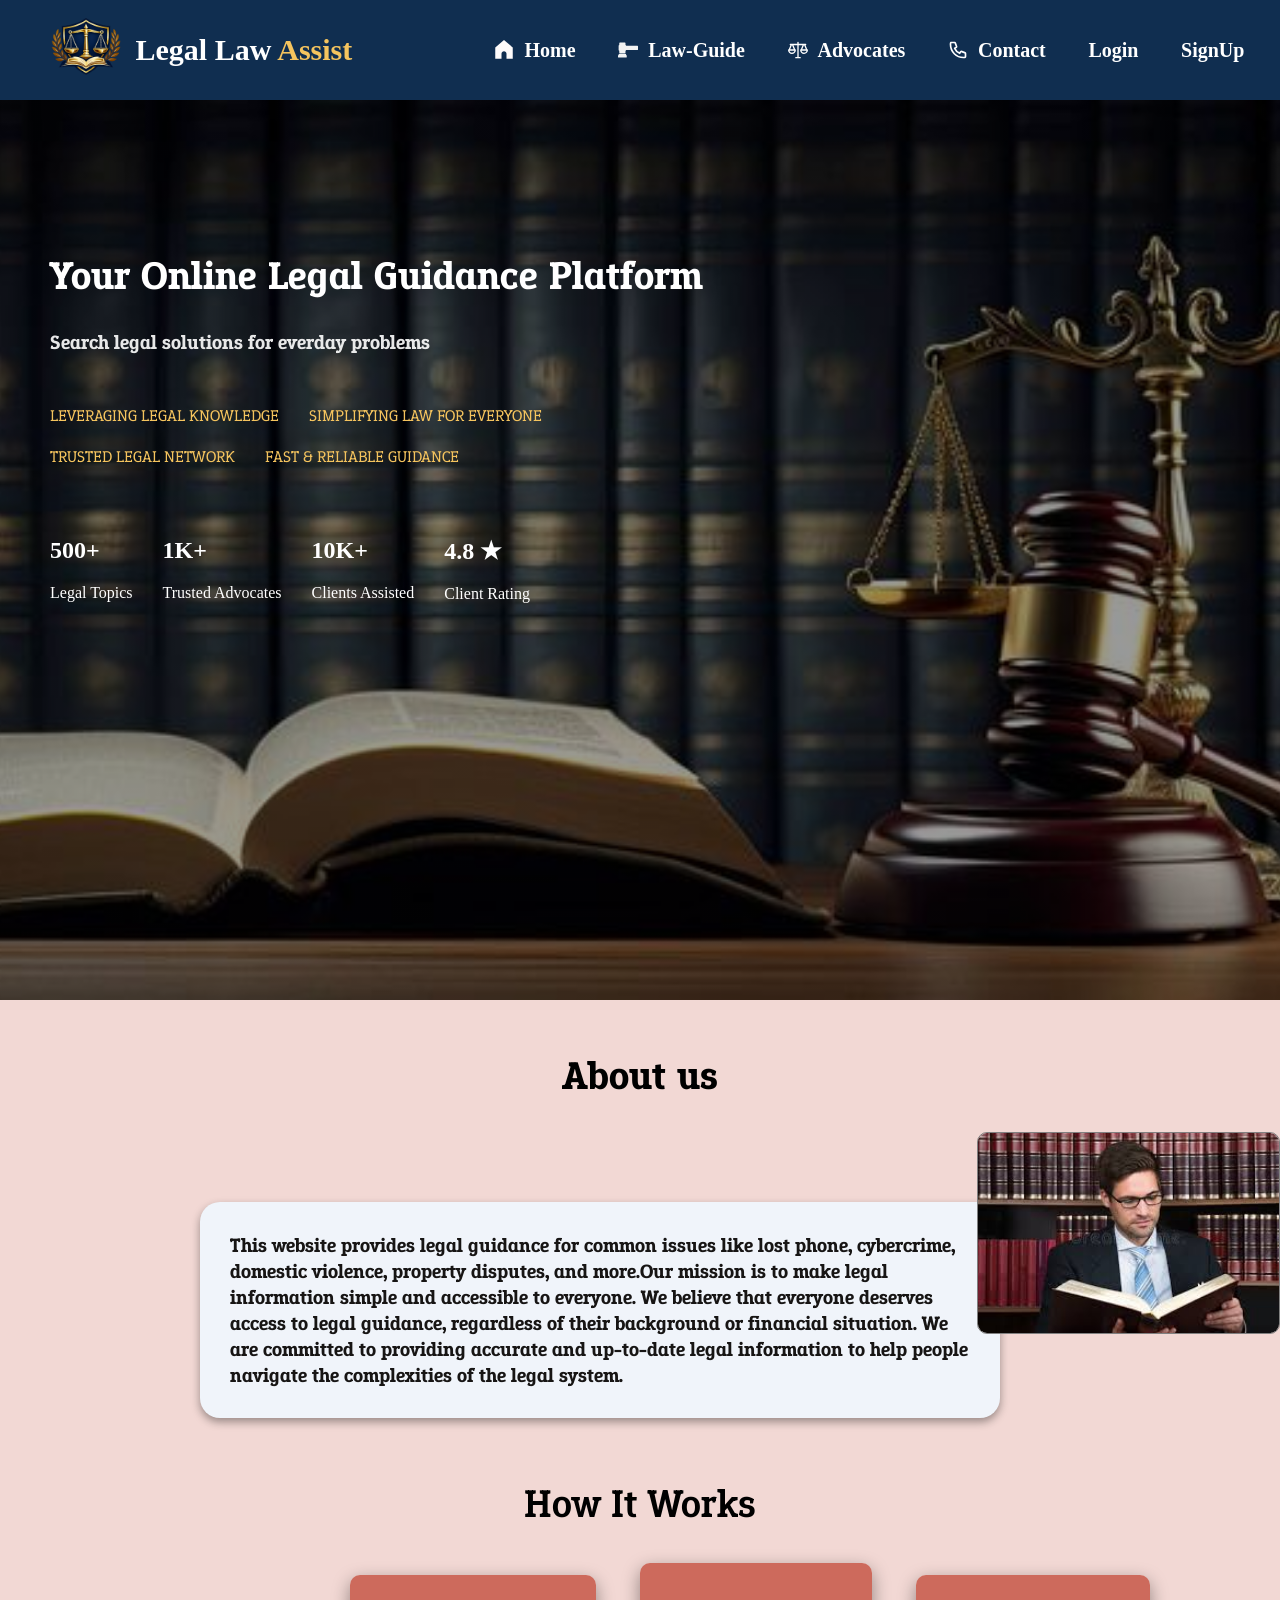
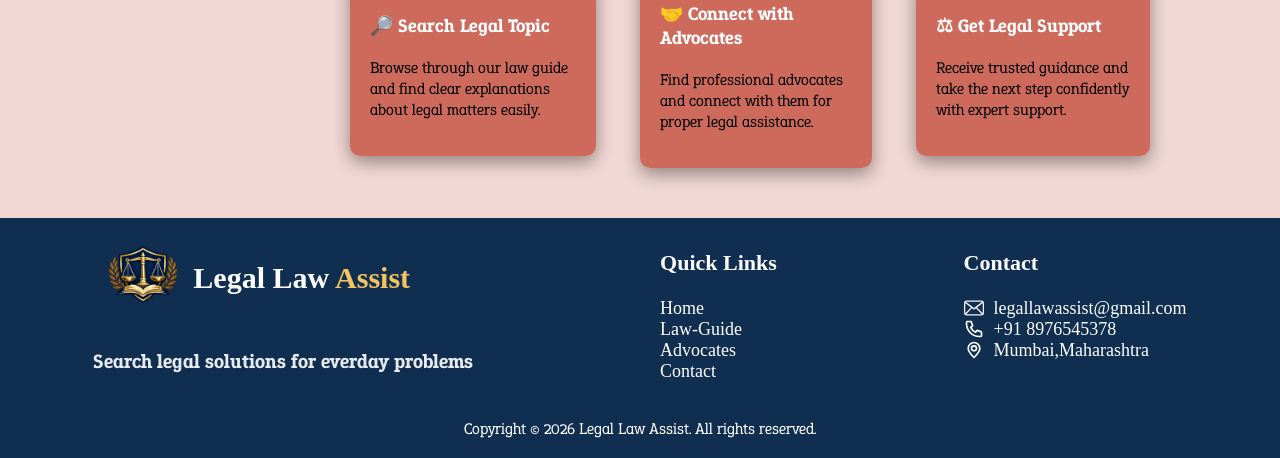
<file: index.html>
<!DOCTYPE html>
<html lang="en">
  <head>
    <meta charset="UTF-8" />
    <meta name="viewport" content="width=device-width, initial-scale=1.0" />
    <title>Law</title>
    <link rel="stylesheet" href="./css/home.css" />
    <link rel="stylesheet" href="./css/navbar.css" />
    <link rel="stylesheet" href="./css/footer.css" />
    <link rel="preconnect" href="https://fonts.googleapis.com" />
    <link rel="preconnect" href="https://fonts.gstatic.com" crossorigin />
    <link
      href="https://fonts.googleapis.com/css2?family=Epunda+Slab:ital,wght@0,300..900;1,300..900&family=Libertinus+Mono&family=Playwrite+CU+Guides&family=Saira:ital,wght@0,100..900;1,100..900&display=swap"
      rel="stylesheet"
    />
  </head>
  <body>
    <div class="bg-img-index">
      <!-- navbar -->
      <div class="nav-main-container">
        <div class="logo-section">
          <img src="./images/logo3.png" alt="logo" class="logo" />
          <span class="logo-name"
            >Legal Law <span style="color: #f5c45e">Assist</span></span
          >
        </div>
        
          <input type="checkbox" id="input-checkbox" class="checkbox-main"/>
          <label for="input-checkbox">
           <img src="./images/hamburger.svg" alt="hamburger" class="hamburger-menu"/>
          </label>
       
      
        <div class="nav-menu-section">
          <div class="nav-align">
            <img src="./images/home.svg" alt="home-icon" class="nav-icon" /><a
              href="index.html"
              class="nav-link"
              >Home</a
            >
          </div>
          <div class="nav-align">
            <img src="./images/law.svg" alt="home-icon" class="nav-icon" /><a
              href="./pages/lawguide.html"
              class="nav-link"
              >Law-Guide</a
            >
          </div>
          <div class="nav-align">
            <img
              src="./images/adavocate.svg"
              alt="home-icon"
              class="nav-icon"
            /><a href="./pages/advocates.html" class="nav-link">Advocates</a>
          </div>
          <div class="nav-align">
            <img src="./images/phone.svg" alt="home-icon" class="nav-icon" /><a
              href="./pages/contact.html"
              class="nav-link"
              >Contact</a
            >
          </div>
            <div class="nav-align">
             <a
              href="./pages/login.html"
              class="nav-link"
              >Login</a
            >
          </div>
            <div class="nav-align">
            <a
              href="./pages/signup.html"
              class="nav-link"
              >SignUp</a
            >
          </div>
        </div>
        
      </div>

      <!-- Home Info -->
      <div class="general-info">
        <h1 class="general-heading">Your Online Legal Guidance Platform</h1>
        <p class="general-para">Search legal solutions for everday problems</p>
      </div>

         <section class="highlight-section">
  <div class="highlight-container">
    <div class="highlight-row">
    <div class="highlight-box">LEVERAGING LEGAL KNOWLEDGE</div>
    <div class="highlight-box">SIMPLIFYING LAW FOR EVERYONE</div>
    </div>
    <div class="highlight-row">
    <div class="highlight-box">TRUSTED LEGAL NETWORK</div>
    <div class="highlight-box">FAST & RELIABLE GUIDANCE</div>
    </div>
  </div>
</section>  


    <section class="stats-section">
  <div class="stats-container">

    <div class="stat-box">
      <h2>500+</h2>
      <p>Legal Topics</p>
    </div>

    <div class="stat-box">
      <h2>1K+</h2>
      <p>Trusted Advocates</p>
    </div>

    <div class="stat-box">
      <h2>10K+</h2>
      <p>Clients Assisted</p>
    </div>

    <div class="stat-box">
      <h2>4.8 <span class="star">★</span></h2>
      <p>Client Rating</p>
    </div>

  </div>
</section>


    </div>

    <!-- about section -->
    <div class="about-section">
      <h2 class="about-head">About us</h2>
      <div class="about-section-container">
        <div class="about-section-first">
          <p class="about-para">
            This website provides legal guidance for common issues like lost
            phone, cybercrime, domestic violence, property disputes, and
            more.Our mission is to make legal information simple and accessible
            to everyone. We believe that everyone deserves access to legal
            guidance, regardless of their background or financial situation. We
            are committed to providing accurate and up-to-date legal information
            to help people navigate the complexities of the legal system.
          </p>

          <img
            src="./images/law1.jpg"
            alt="law"
            height="200px"
            class="about-section-second"
          />
        </div>
      </div>
    </div>

    <!-- How it works  -->

    <section class="how-it-works">
  <h2 class="section-title">How It Works</h2>

  <div class="how-container">

    <div class="how-card">
     
      <h3>🔎 Search Legal Topic</h3>
      <p>Browse through our law guide and find clear explanations about legal matters easily.</p>
    </div>

    <div class="how-card">
     
      <h3>🤝 Connect with Advocates</h3>
      <p>Find professional advocates and connect with them for proper legal assistance.</p>
    </div>

    <div class="how-card">
     
      <h3>⚖ Get Legal Support</h3>
      <p>Receive trusted guidance and take the next step confidently with expert support.</p>
    </div>

  </div>
</section>

    <!-- Footer -->
     <footer>
     <div class="footer-container">
       <div class="footer-section">
         <div class="footer-logo">
          <div>
          <div class="logo-section">
           <img src="./images/logo3.png" alt="logo" class="logo" />
          <span class="logo-name"
            >Legal Law <span style="color: #f5c45e">Assist</span></span>
            </div>

          </div>
          <div>
          <p class="general-para">Search legal solutions for everday problems</p>
          </div>
        </div>

      <div>
        <h3 class="footer-main-name">Quick Links</h3>
        <a href="index.html" class="footer-quick-links">Home</a><br/>
        <a href="./pages/lawguide.html" class="footer-quick-links">Law-Guide</a><br/>
        <a href="./pages/advocates.html" class="footer-quick-links">Advocates</a><br/>
        <a href="./pages/contact.html" class="footer-quick-links">Contact</a>
      </div>
      <div>
        <h3 class="footer-main-name">Contact</h3>
        <div class="footer-align">
          <img src="./images/mail.svg" alt="email" class="icon-align"/>
          <a href="mailto:legallawassist@gmail.com" class="footer-quick-links">legallawassist@gmail.com</a>
        </div>
        <div class="footer-align">
          <img src="./images/phone.svg" alt="email" class="icon-align"/>
          <a href="tel:+91 8976545378" class="footer-quick-links">+91 8976545378</a>
        </div>
        <div class="footer-align">
          <img src="./images/location.svg" alt="email" class="icon-align"/>
          <a href="https://maps.google.com/?q=Mumbai,Maharashtra" class="footer-quick-links">Mumbai,Maharashtra</a>
        </div>   
      </div>
       </div>
       <span class="copyright-sector">
           Copyright © 2026 Legal Law Assist. All rights reserved.
       </span>
  
    </div>
    </footer>
  </body>
</html>
</file>
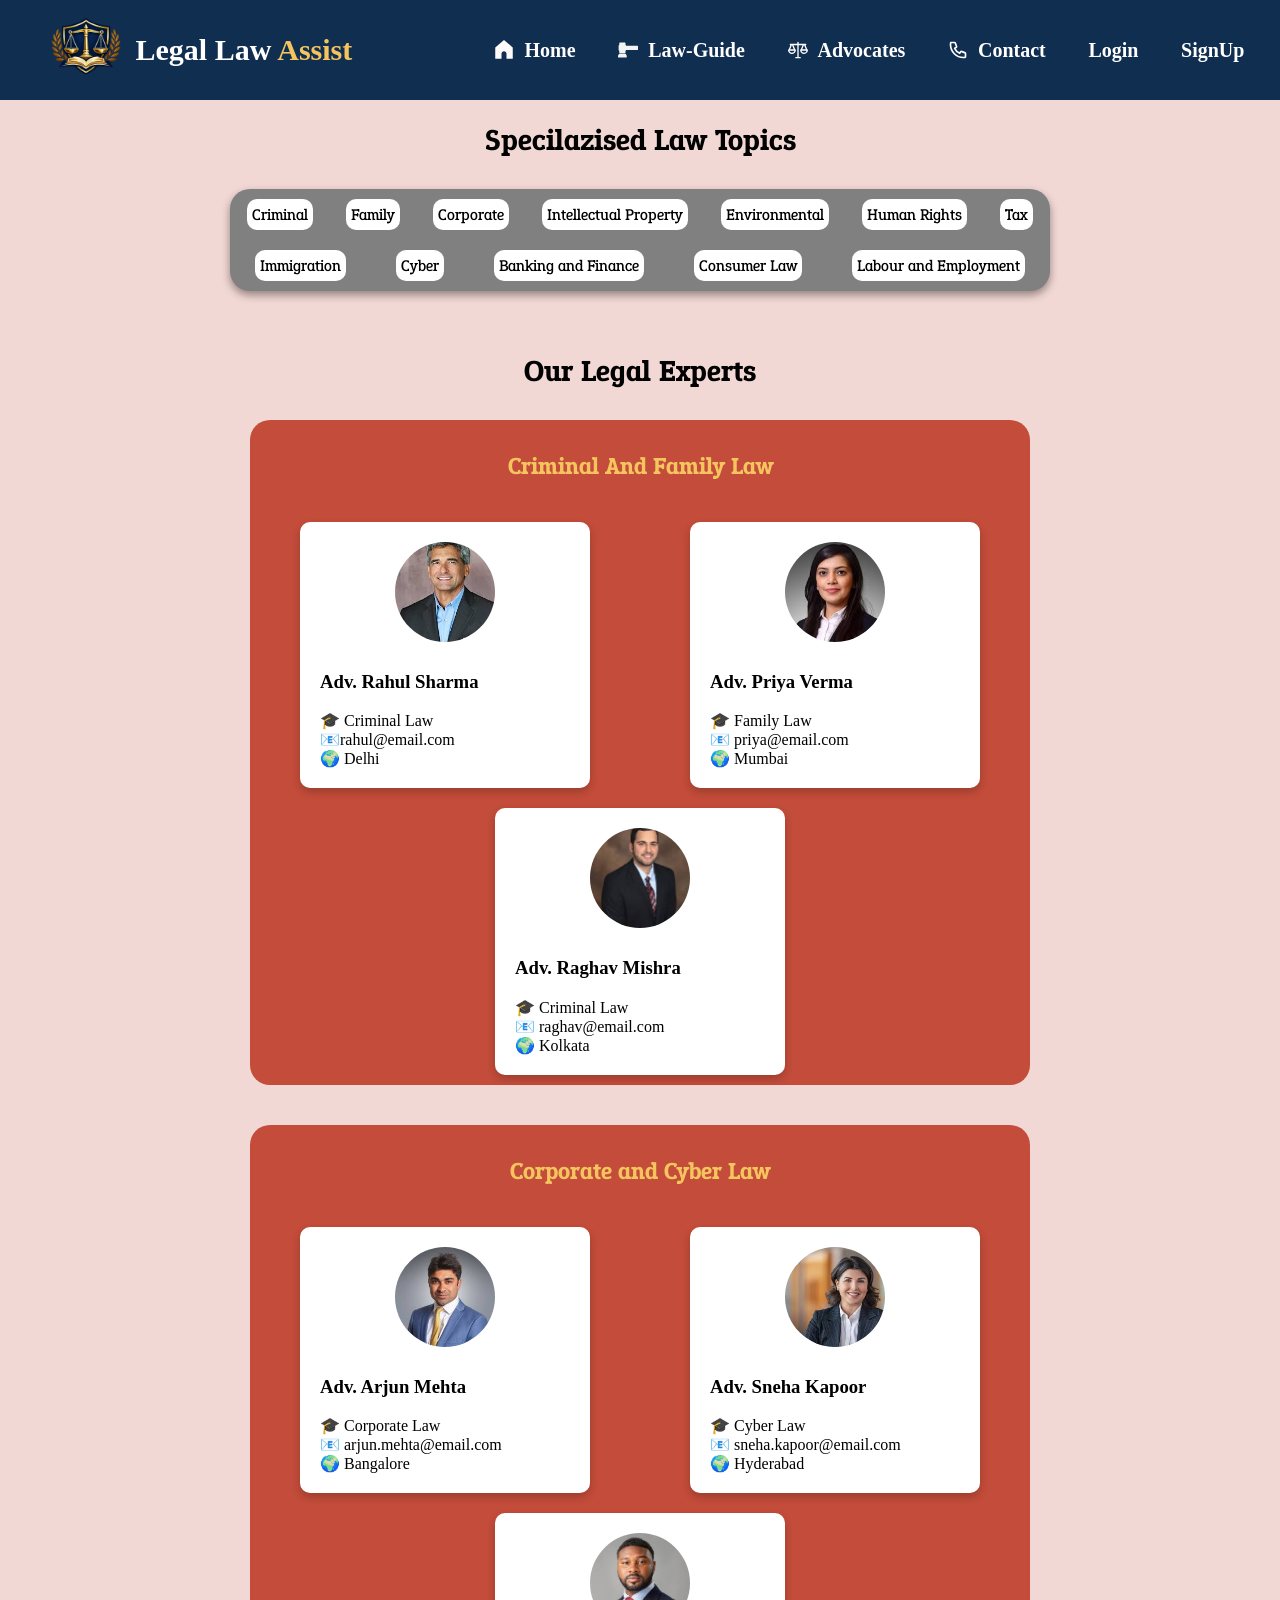
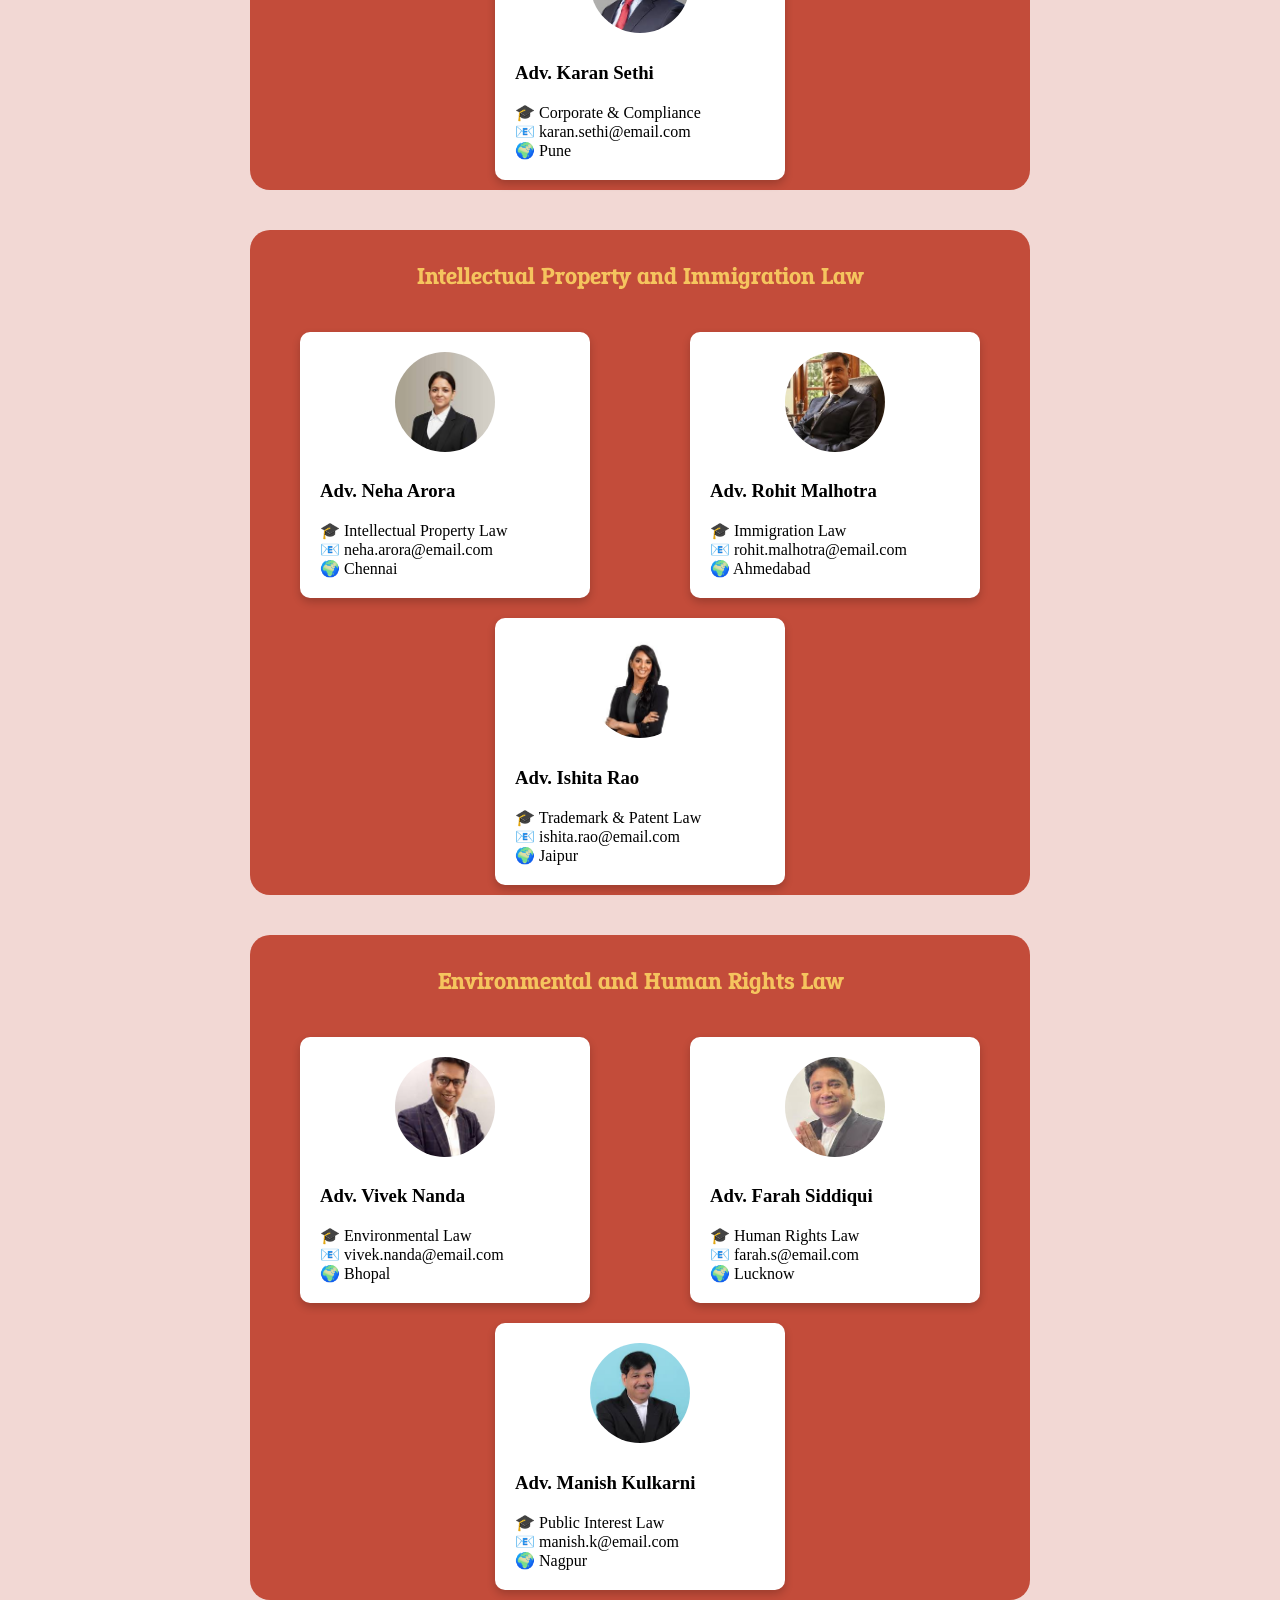
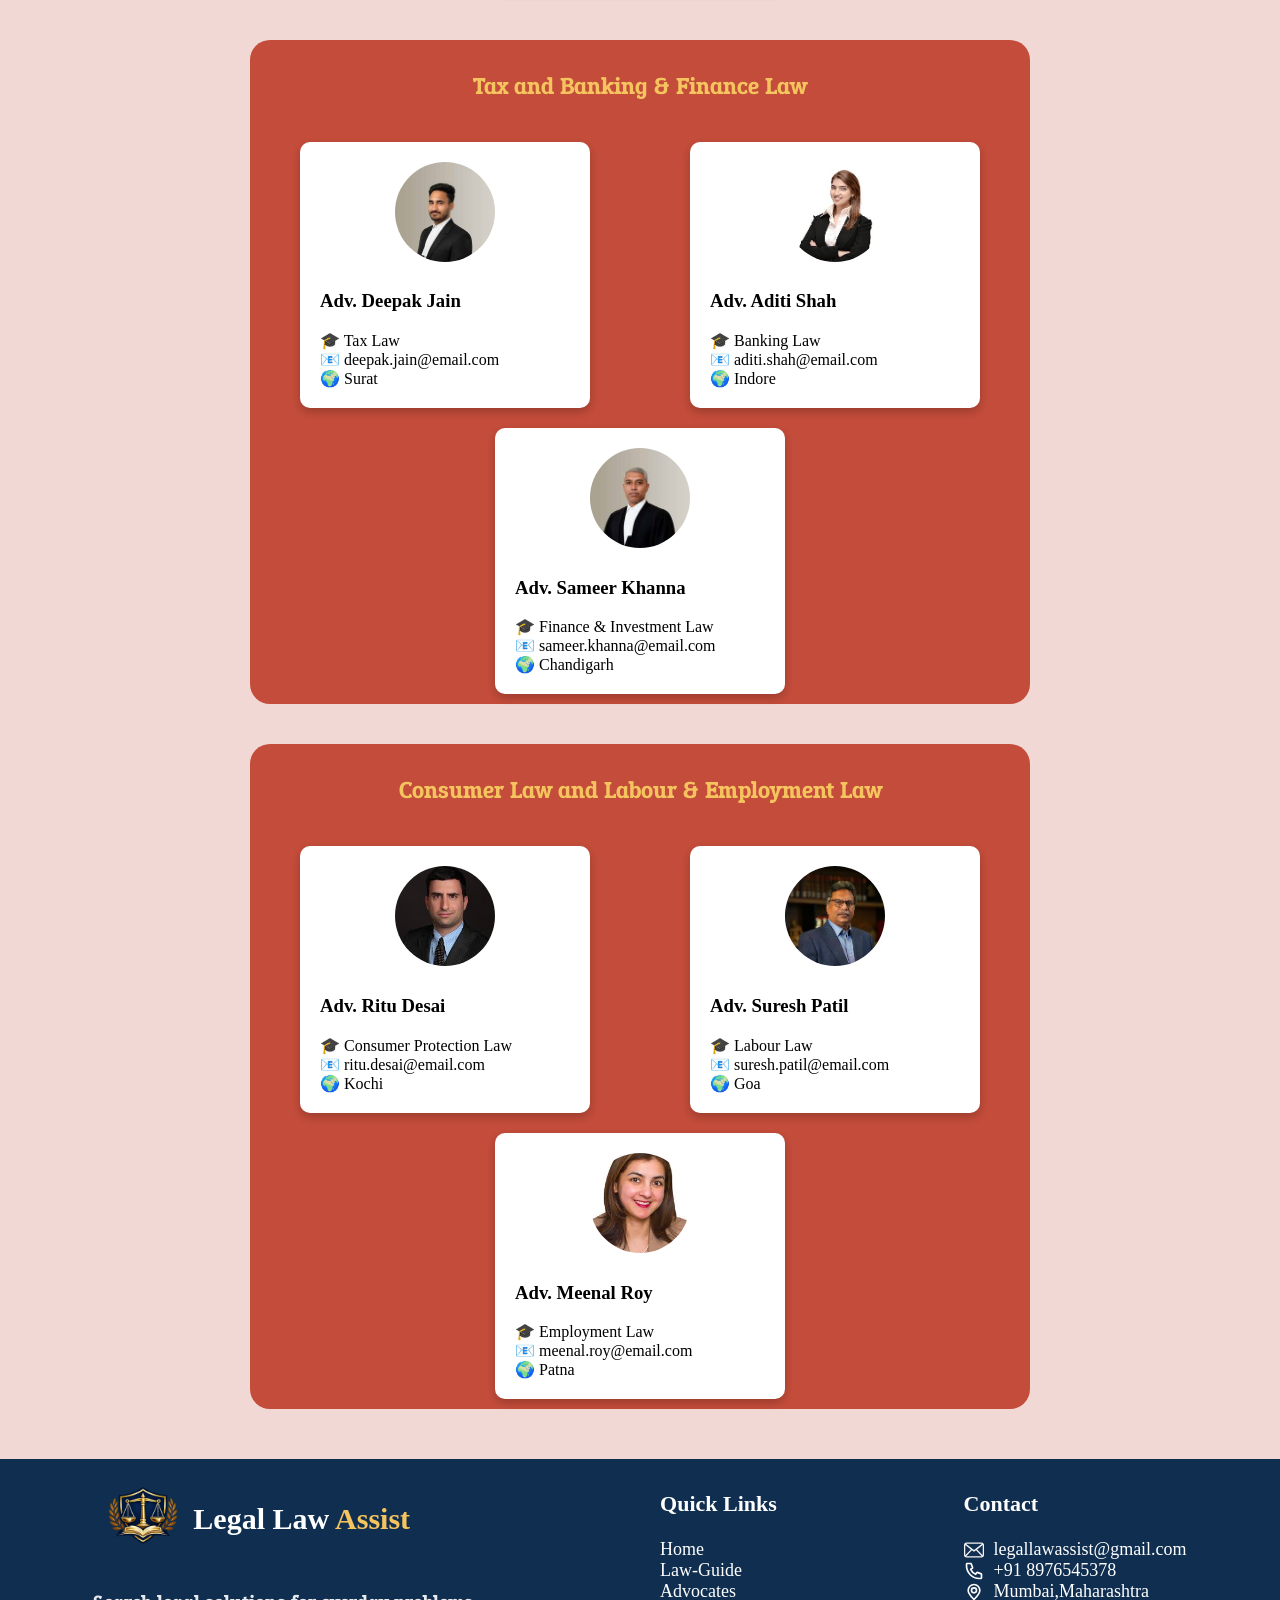
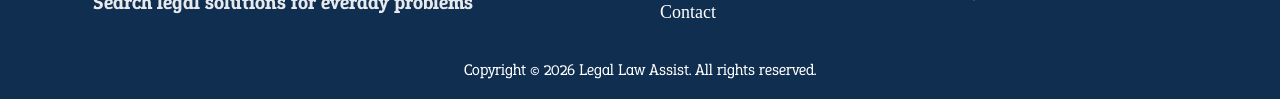
<file: pages/advocates.html>
<!DOCTYPE html>
<html lang="en">
  <head>
    <meta charset="UTF-8" />
    <meta name="viewport" content="width=device-width, initial-scale=1.0" />
    <title>Law</title>
    <link rel="stylesheet" href="./../css/advocates.css" />
    <link rel="stylesheet" href="./../css/navbar.css" />
    <link rel="stylesheet" href="./../css/footer.css" />
    <link rel="preconnect" href="https://fonts.googleapis.com" />
    <link rel="preconnect" href="https://fonts.gstatic.com" crossorigin />
    <link
      href="https://fonts.googleapis.com/css2?family=Epunda+Slab:ital,wght@0,300..900;1,300..900&family=Libertinus+Mono&family=Playwrite+CU+Guides&family=Saira:ital,wght@0,100..900;1,100..900&display=swap"
      rel="stylesheet"
    />
  </head>
  <body>
    <!-- navbar -->
    <div class="nav-main-container">
      <div class="logo-section">
        <img src="./../images/logo3.png" alt="logo" class="logo" />
        <span class="logo-name"
          >Legal Law <span style="color: #f5c45e">Assist</span></span
        >
      </div>

         <input type="checkbox" id="input-checkbox" class="checkbox-main"/>
          <label for="input-checkbox">
           <img src="./../images/hamburger.svg" alt="hamburger" class="hamburger-menu"/>
          </label> 

      <div class="nav-menu-section">
        <div class="nav-align">
          <img src="./../images/home.svg" alt="home-icon" class="nav-icon" /><a
            href="./../index.html"
            class="nav-link"
            >Home</a
          >
        </div>
        <div class="nav-align">
          <img src="./../images/law.svg" alt="home-icon" class="nav-icon" /><a
            href="./lawguide.html"
            class="nav-link"
            >Law-Guide</a
          >
        </div>
        <div class="nav-align">
          <img
            src="./../images/adavocate.svg"
            alt="home-icon"
            class="nav-icon"
          /><a href="advocates.html" class="nav-link">Advocates</a>
        </div>
        <div class="nav-align">
          <img src="./../images/phone.svg" alt="home-icon" class="nav-icon" /><a
            href="./contact.html"
            class="nav-link"
            >Contact</a
          >
        </div>
                   <div class="nav-align">
             <a
              href="./login.html"
              class="nav-link"
              >Login</a
            >
          </div>
            <div class="nav-align">
            <a
              href="./signup.html"
              class="nav-link"
              >SignUp</a
            >
          </div>
          </div>
      </div>
    </div>

    <!-- Advocates Section -->
    <h2 class="law-topic">Specilazised Law Topics</h2>
    <div class="law-topic-container">
      <span class="law-name">Criminal</span>
      <span class="law-name">Family </span>
      <span class="law-name">Corporate</span>
      <span class="law-name">Intellectual Property </span>
      <span class="law-name">Environmental</span>
      <span class="law-name">Human Rights </span>
      <span class="law-name">Tax </span>
      <span class="law-name">Immigration </span>
      <span class="law-name">Cyber</span>
      <span class="law-name">Banking and Finance</span>
      <span class="law-name">Consumer Law</span>
      <span class="law-name">Labour and Employment</span>
    </div>

    <!-- Legal Experts Section -->

    <h2 class="law-topic-1">Our Legal Experts</h2>

    <div class="overall-advocate-section">

    <div class="card-container-each">
      <h2 class="card-section">Criminal And Family Law</h2>
      <div class="card-container">
        <div class="card">
          <img src="./../images/lawyer2.jpg" alt="profile" class="profile-img" />
          <h3>Adv. Rahul Sharma</h3>
          <span>🎓 Criminal Law</span>
          <span><a href="mailto:rahul@email.com" style="text-decoration: none;color: black;">📧rahul@email.com</a></span>
          <span><a href="https://maps.app.goo.gl/FEjw5a6Vugy84SzW9" target="_blank" style="text-decoration: none;color: black;">🌍 Delhi</a></span>
        </div>
         <div class="card">
        <img src="./../images/lawyer14.jpg" alt="profile" class="profile-img" />
        <h3>Adv. Priya Verma</h3>
        <span>🎓 Family Law</span>
        <span><a href="mailto:priya@email.com" style="text-decoration: none;color: black;">📧 priya@email.com</a></span>
        <span><a href="https://maps.app.goo.gl/EQCbdEzBEFm8mRbu6" target="_blank" style="text-decoration: none;color: black;">🌍 Mumbai</a></span>
       </div>
         <div class="card">
           <img src="./../images/lawyer3.jpg" alt="profile" class="profile-img" />
          <h3>Adv. Raghav Mishra</h3>
          <span>🎓 Criminal Law</span>
          <span><a href="mailto:raghav@email.com" style="text-decoration: none;color: black;">📧 raghav@email.com</a></span>
           <span><a href="https://maps.app.goo.gl/tfw7Q2uHMQoz1MQ98" target="_blank" style="text-decoration: none;color: black;">🌍 Kolkata</a></span>
       </div>
      </div>
    </div>

    <div class="card-container-each">
  <h2 class="card-section">Corporate and Cyber Law</h2>
  <div class="card-container">

    <div class="card">
      <img src="./../images/lawyer4.jpg" alt="profile" class="profile-img" />
      <h3>Adv. Arjun Mehta</h3>
      <span>🎓 Corporate Law</span>
      <span><a href="mailto:arjun.mehta@email.com" style="text-decoration:none;color:black;">📧 arjun.mehta@email.com</a></span>
      <span><a href="https://maps.app.goo.gl/9vZQ5oV1Q5uF1aBc8" target="_blank" style="text-decoration:none;color:black;">🌍 Bangalore</a></span>
    </div>

    <div class="card">
      <img src="./../images/lawyer5.jpg" alt="profile" class="profile-img" />
      <h3>Adv. Sneha Kapoor</h3>
      <span>🎓 Cyber Law</span>
      <span><a href="mailto:sneha.kapoor@email.com" style="text-decoration:none;color:black;">📧 sneha.kapoor@email.com</a></span>
      <span><a href="https://maps.app.goo.gl/DxwYtR8W4q1P5YJH9" target="_blank" style="text-decoration:none;color:black;">🌍 Hyderabad</a></span>
    </div>

    <div class="card">
      <img src="./../images/lawyer6.jpg" alt="profile" class="profile-img" />
      <h3>Adv. Karan Sethi</h3>
      <span>🎓 Corporate & Compliance</span>
      <span><a href="mailto:karan.sethi@email.com" style="text-decoration:none;color:black;">📧 karan.sethi@email.com</a></span>
      <span><a href="https://maps.app.goo.gl/2jP6N6dF7ZxG8bHn9" target="_blank" style="text-decoration:none;color:black;">🌍 Pune</a></span>
    </div>

  </div>
    </div>

    <div class="card-container-each">
  <h2 class="card-section">Intellectual Property and Immigration Law</h2>
  <div class="card-container">

    <div class="card">
      <img src="./../images/lawyer7.jpg" alt="profile" class="profile-img" />
      <h3>Adv. Neha Arora</h3>
      <span>🎓 Intellectual Property Law</span>
      <span><a href="mailto:neha.arora@email.com" style="text-decoration:none;color:black;">📧 neha.arora@email.com</a></span>
      <span><a href="https://maps.app.goo.gl/hLqZ4B8u6Y9vKJxA7" target="_blank" style="text-decoration:none;color:black;">🌍 Chennai</a></span>
    </div>

    <div class="card">
      <img src="./../images/lawyer8.jpg" alt="profile" class="profile-img" />
      <h3>Adv. Rohit Malhotra</h3>
      <span>🎓 Immigration Law</span>
      <span><a href="mailto:rohit.malhotra@email.com" style="text-decoration:none;color:black;">📧 rohit.malhotra@email.com</a></span>
      <span><a href="https://maps.app.goo.gl/6bR5F9U1XkZ7PqLw8" target="_blank" style="text-decoration:none;color:black;">🌍 Ahmedabad</a></span>
    </div>

    <div class="card">
      <img src="./../images/lawyer16.jpg" alt="profile" class="profile-img" />
      <h3>Adv. Ishita Rao</h3>
      <span>🎓 Trademark & Patent Law</span>
      <span><a href="mailto:ishita.rao@email.com" style="text-decoration:none;color:black;">📧 ishita.rao@email.com</a></span>
      <span><a href="https://maps.app.goo.gl/pF8M2T7V4nXyZkQa6" target="_blank" style="text-decoration:none;color:black;">🌍 Jaipur</a></span>
    </div>

  </div>
    </div>

    <div class="card-container-each">
  <h2 class="card-section">Environmental and Human Rights Law</h2>
  <div class="card-container">

    <div class="card">
      <img src="./../images/lawyer12.jpg" alt="profile" class="profile-img" />
      <h3>Adv. Vivek Nanda</h3>
      <span>🎓 Environmental Law</span>
      <span><a href="mailto:vivek.nanda@email.com" style="text-decoration:none;color:black;">📧 vivek.nanda@email.com</a></span>
      <span><a href="https://maps.app.goo.gl/9LpQ7MxT4uV5bKjR6" target="_blank" style="text-decoration:none;color:black;">🌍 Bhopal</a></span>
    </div>

    <div class="card">
      <img src="./../images/lawyer10.jpg" alt="profile" class="profile-img" />
      <h3>Adv. Farah Siddiqui</h3>
      <span>🎓 Human Rights Law</span>
      <span><a href="mailto:farah.s@email.com" style="text-decoration:none;color:black;">📧 farah.s@email.com</a></span>
      <span><a href="https://maps.app.goo.gl/kQ7T8nB4wZxYpLmC9" target="_blank" style="text-decoration:none;color:black;">🌍 Lucknow</a></span>
    </div>

    <div class="card">
      <img src="./../images/lawyer11.jpg" alt="profile" class="profile-img" />
      <h3>Adv. Manish Kulkarni</h3>
      <span>🎓 Public Interest Law</span>
      <span><a href="mailto:manish.k@email.com" style="text-decoration:none;color:black;">📧 manish.k@email.com</a></span>
      <span><a href="https://maps.app.goo.gl/3XkN8QzT6uWp4LmA5" target="_blank" style="text-decoration:none;color:black;">🌍 Nagpur</a></span>
    </div>

  </div>
    </div>

    <div class="card-container-each">
  <h2 class="card-section">Tax and Banking & Finance Law</h2>
  <div class="card-container">

    <div class="card">
      <img src="./../images/lawyer15.jpg" alt="profile" class="profile-img" />
      <h3>Adv. Deepak Jain</h3>
      <span>🎓 Tax Law</span>
      <span><a href="mailto:deepak.jain@email.com" style="text-decoration:none;color:black;">📧 deepak.jain@email.com</a></span>
      <span><a href="https://maps.app.goo.gl/zX4Lp9Qv5TkN7wMb6" target="_blank" style="text-decoration:none;color:black;">🌍 Surat</a></span>
    </div>

    <div class="card">
      <img src="./../images/lawyer1.jpg" alt="profile" class="profile-img" />
      <h3>Adv. Aditi Shah</h3>
      <span>🎓 Banking Law</span>
      <span><a href="mailto:aditi.shah@email.com" style="text-decoration:none;color:black;">📧 aditi.shah@email.com</a></span>
      <span><a href="https://maps.app.goo.gl/vP7Lm4Xq9nR2TbC8" target="_blank" style="text-decoration:none;color:black;">🌍 Indore</a></span>
    </div>

    <div class="card">
      <img src="./../images/lawyer17.jpg" alt="profile" class="profile-img" />
      <h3>Adv. Sameer Khanna</h3>
      <span>🎓 Finance & Investment Law</span>
      <span><a href="mailto:sameer.khanna@email.com" style="text-decoration:none;color:black;">📧 sameer.khanna@email.com</a></span>
      <span><a href="https://maps.app.goo.gl/rT5Lm8Vn9kQ2ZxW7" target="_blank" style="text-decoration:none;color:black;">🌍 Chandigarh</a></span>
    </div>

  </div>
    </div>

    <div class="card-container-each">
  <h2 class="card-section">Consumer Law and Labour & Employment Law</h2>
  <div class="card-container">

    <div class="card">
      <img src="./../images/lawyer13.jpg" alt="profile" class="profile-img" />
      <h3>Adv. Ritu Desai</h3>
      <span>🎓 Consumer Protection Law</span>
      <span><a href="mailto:ritu.desai@email.com" style="text-decoration:none;color:black;">📧 ritu.desai@email.com</a></span>
      <span><a href="https://maps.app.goo.gl/mX9Lp6Qv4TkN8yWb5" target="_blank" style="text-decoration:none;color:black;">🌍 Kochi</a></span>
    </div>

    <div class="card">
      <img src="./../images/lawyer18.jpg" alt="profile" class="profile-img" />
      <h3>Adv. Suresh Patil</h3>
      <span>🎓 Labour Law</span>
      <span><a href="mailto:suresh.patil@email.com" style="text-decoration:none;color:black;">📧 suresh.patil@email.com</a></span>
      <span><a href="https://maps.app.goo.gl/jK8Lp7Xv4NkQ5TbW9" target="_blank" style="text-decoration:none;color:black;">🌍 Goa</a></span>
    </div>

    <div class="card">
      <img src="./../images/lawyer9.jpg" alt="profile" class="profile-img" />
      <h3>Adv. Meenal Roy</h3>
      <span>🎓 Employment Law</span>
      <span><a href="mailto:meenal.roy@email.com" style="text-decoration:none;color:black;">📧 meenal.roy@email.com</a></span>
      <span><a href="https://maps.app.goo.gl/qR5Lm9Tn4XkZ8WpC6" target="_blank" style="text-decoration:none;color:black;">🌍 Patna</a></span>
    </div>

  </div>
    </div>

    </div>

   
    <!-- Footer -->
     <footer>
     <div class="footer-container">
       <div class="footer-section">
         <div class="footer-logo">
          <div>
          <div class="logo-section">
           <img src="./../images/logo3.png" alt="logo" class="logo" />
          <span class="logo-name"
            >Legal Law <span style="color: #f5c45e">Assist</span></span>
            </div>

          </div>
          <div>
          <p class="general-para-1">Search legal solutions for everday problems</p>
          </div>
        </div>

      <div>
        <h3 class="footer-main-name">Quick Links</h3>
        <a href="./../index.html" class="footer-quick-links">Home</a><br/>
        <a href="./lawguide.html" class="footer-quick-links">Law-Guide</a><br/>
        <a href="advocates.html" class="footer-quick-links">Advocates</a><br/>
        <a href="./contact.html" class="footer-quick-links">Contact</a>
      </div>
      <div>
        <h3 class="footer-main-name">Contact</h3>
        <div class="footer-align">
          <img src="./../images/mail.svg" alt="email" height="20px" class="icon-align"/>
          <a href="mailto:legallawassist@gmail.com" class="footer-quick-links">legallawassist@gmail.com</a>
        </div>
        <div class="footer-align">
          <img src="./../images/phone.svg" alt="email" height="20px" class="icon-align"/>
          <a href="tel:+91 8976545378" class="footer-quick-links">+91 8976545378</a>
        </div>
        <div class="footer-align">
          <img src="./../images/location.svg" alt="email" height="20px" class="icon-align"/>
          <a href="https://maps.google.com/?q=Mumbai,Maharashtra" class="footer-quick-links">Mumbai,Maharashtra</a>
        </div>   
      </div>
       </div>
       <span class="copyright-sector">
           Copyright © 2026 Legal Law Assist. All rights reserved.
       </span>
  
    </div>
    </footer>

  </body>
</html>
</file>
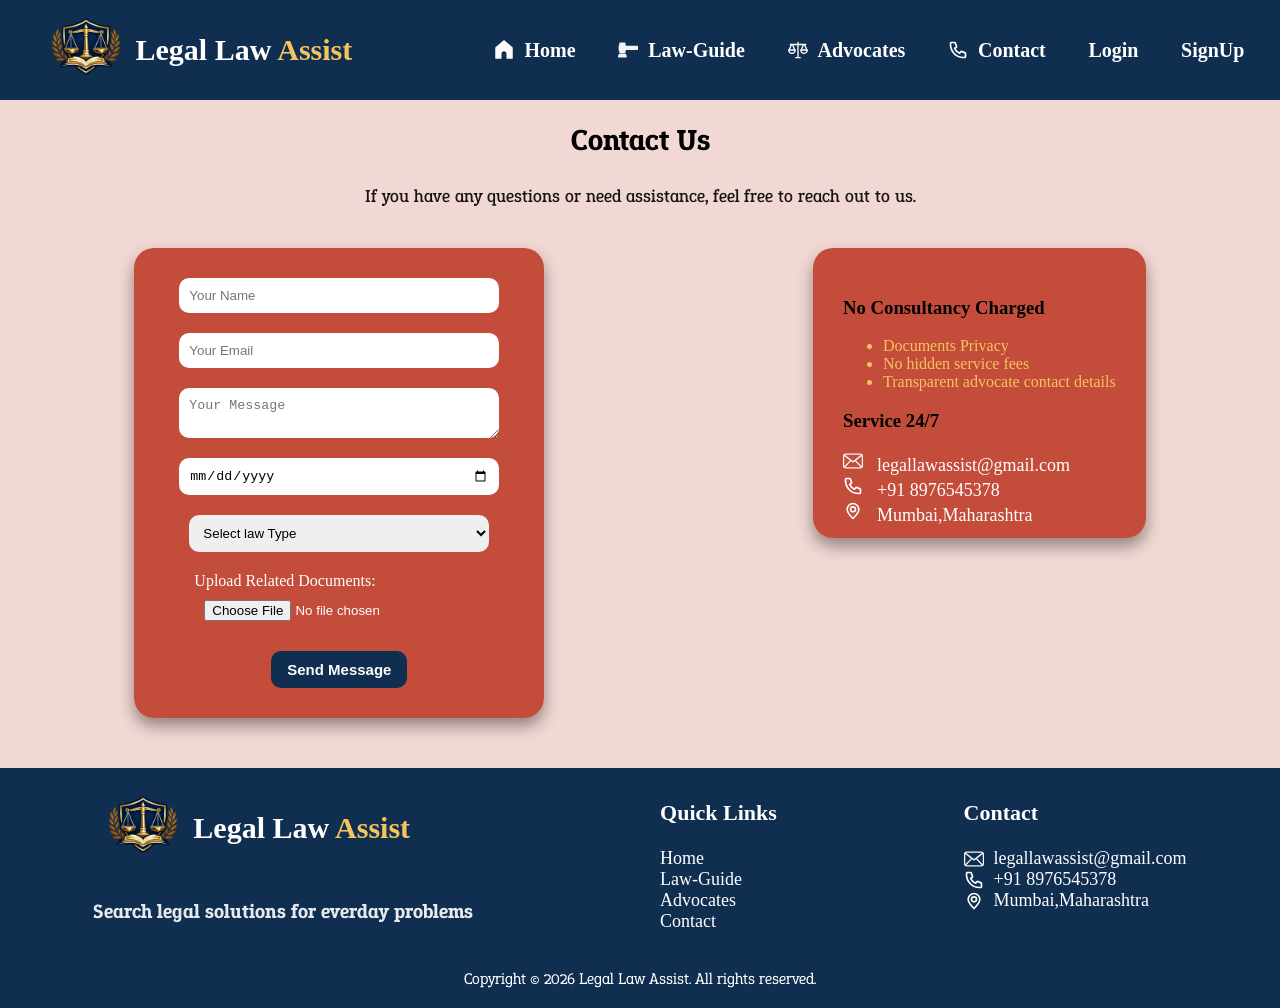
<file: pages/contact.html>
<!doctype html>
<html lang="en">
  <head>
    <meta charset="UTF-8" />
    <meta name="viewport" content="width=device-width, initial-scale=1.0" />
    <title>Law</title>
    <link rel="stylesheet" href="./../css/contact.css" />
    <link rel="stylesheet" href="./../css/navbar.css" />
    <link rel="stylesheet" href="./../css/footer.css" />
    <link rel="preconnect" href="https://fonts.googleapis.com" />
    <link rel="preconnect" href="https://fonts.gstatic.com" crossorigin />
    <link
      href="https://fonts.googleapis.com/css2?family=Epunda+Slab:ital,wght@0,300..900;1,300..900&family=Libertinus+Mono&family=Playwrite+CU+Guides&family=Saira:ital,wght@0,100..900;1,100..900&display=swap"
      rel="stylesheet"
    />
  </head>
  <body>
    <!-- navbar -->
    <div class="nav-main-container">
      <div class="logo-section">
        <img src="./../images/logo3.png" alt="logo" class="logo" />
        <span class="logo-name"
          >Legal Law <span style="color: #f5c45e">Assist</span></span
        >
      </div>

         <input type="checkbox" id="input-checkbox" class="checkbox-main"/>
          <label for="input-checkbox">
           <img src="./../images/hamburger.svg" alt="hamburger" class="hamburger-menu"/>
          </label> 


      <div class="nav-menu-section">
        <div class="nav-align">
          <img src="./../images/home.svg" alt="home-icon" class="nav-icon" /><a
            href="./../index.html"
            class="nav-link"
            >Home</a
          >
        </div>
        <div class="nav-align">
          <img src="./../images/law.svg" alt="home-icon" class="nav-icon" /><a
            href="./lawguide.html"
            class="nav-link"
            >Law-Guide</a
          >
        </div>
        <div class="nav-align">
          <img
            src="./../images/adavocate.svg"
            alt="home-icon"
            class="nav-icon"
          /><a href="advocates.html" class="nav-link">Advocates</a>
        </div>
        <div class="nav-align">
          <img src="./../images/phone.svg" alt="home-icon" class="nav-icon" /><a
            href="./contact.html"
            class="nav-link"
            >Contact</a
          >
        </div>
                   <div class="nav-align">
             <a
              href="./login.html"
              class="nav-link"
              >Login</a
            >
          </div>
            <div class="nav-align">
            <a
              href="./signup.html"
              class="nav-link"
              >SignUp</a
            >
          </div>
          </div>
      </div>
    </div>

    <!-- Conatct form -->
    <section class="contact-form-section">
      <h2 class="contact-head">Contact Us</h2>
      <p class="contact-para">
        If you have any questions or need assistance, feel free to reach out to
        us.
      </p>
      <div class="contact-section-row">
          <div>
             <form class="contact-form">
        <input
          type="text"
          placeholder="Your Name"
          required
          class="input-form"
        />
        <input
          type="email"
          placeholder="Your Email"
          required
          class="input-form"
        />
        <textarea
          placeholder="Your Message"
          required
          class="input-form"
        ></textarea>
          <input
          type="date"
          placeholder="Your Date"
          required
          class="input-form"
        />
        <select class="input-form">
          <option>Select law Type</option>  
          <option value="criminal-law">Criminal Law</option>
          <option value="family-law">Family Law</option>
          <option value="corporate-law">Corporate Law</option>
          <option value="intellectual-property-law">Intellectual Property Law</option>
          <option value="environmental-law">Environmental Law</option>
          <option value="human-rights-law">Human Rights Law</option>
          <option value="tax-law">Tax Law</option>
          <option value="immigration-law">Immigration Law</option>
          <option value="cyber-law">Cyber Law</option>
          <option value="banking-finance-law">Banking and Finance Law</option>
          <option value="consumer-law">Consumer Law</option>
          <option value="labour-employment-law">
            Labour and Employment Law
          </option>
        </select>
        <lable for="file-img" class="input-file"
          >Upload Related Documents:
          <input id="file-img" type="file" accept="image/*" class="input-form"
        /></lable>
        <button type="submit" class="btn">Send Message</button>
             </form>
          </div>
          <div class="contact-info">

        <div>
            <h3>No Consultancy Charged</h3>
            <ul>
                   <li class="head-contact">Documents Privacy</li>
                   <li class="head-contact">No hidden service fees</li>
                   <li class="head-contact">Transparent advocate contact details</li>
            </ul>
        </div>    
            <h3>Service 24/7</h3>
       
        <div class="contact-item">
          <img src="./../images/mail.svg" alt="Email Icon" class="contact-icon" />
          <a href="mailto:legallawassist@gmail.com" class="footer-quick-links">legallawassist@gmail.com</a>
        </div>
        <div class="contact-item">
          <img src="./../images/phone.svg" alt="Phone Icon" class="contact-icon" />
         <a href="tel:+91 8976545378" class="footer-quick-links">+91 8976545378</a>
        </div>
        <div class="contact-item">
          <img src="./../images/location.svg" alt="Location Icon" class="contact-icon" />
         <a href="https://maps.google.com/?q=Mumbai,Maharashtra" target="_main" class="footer-quick-links">Mumbai,Maharashtra</a>
        </div>
      
         </div>
      </div>


    </section>

    
   <!-- Footer -->
     <footer>
     <div class="footer-container">
       <div class="footer-section">
         <div class="footer-logo">
          <div>
          <div class="logo-section">
           <img src="./../images/logo3.png" alt="logo" class="logo" />
          <span class="logo-name"
            >Legal Law <span style="color: #f5c45e">Assist</span></span>
            </div>

          </div>
          <div>
          <p class="general-para-1">Search legal solutions for everday problems</p>
          </div>
        </div>

      <div>
        <h3 class="footer-main-name">Quick Links</h3>
        <a href="./../index.html" class="footer-quick-links">Home</a><br/>
        <a href="./lawguide.html" class="footer-quick-links">Law-Guide</a><br/>
        <a href="./advocates.html" class="footer-quick-links">Advocates</a><br/>
        <a href="contact.html" class="footer-quick-links">Contact</a>
      </div>
      <div>
        <h3 class="footer-main-name">Contact</h3>
        <div class="footer-align">
          <img src="./../images/mail.svg" alt="email" height="20px" class="icon-align"/>
          <a href="mailto:legallawassist@gmail.com" class="footer-quick-links">legallawassist@gmail.com</a>
        </div>
        <div class="footer-align">
          <img src="./../images/phone.svg" alt="email" height="20px" class="icon-align"/>
          <a href="tel:+91 8976545378" class="footer-quick-links">+91 8976545378</a>
        </div>
        <div class="footer-align">
          <img src="./../images/location.svg" alt="email" height="20px" class="icon-align"/>
          <a href="https://maps.google.com/?q=Mumbai,Maharashtra" class="footer-quick-links">Mumbai,Maharashtra</a>
        </div>   
      </div>
       </div>
       <span class="copyright-sector">
           Copyright © 2026 Legal Law Assist. All rights reserved.
       </span>
  
    </div>
    </footer>
  </body>
</html>
</file>
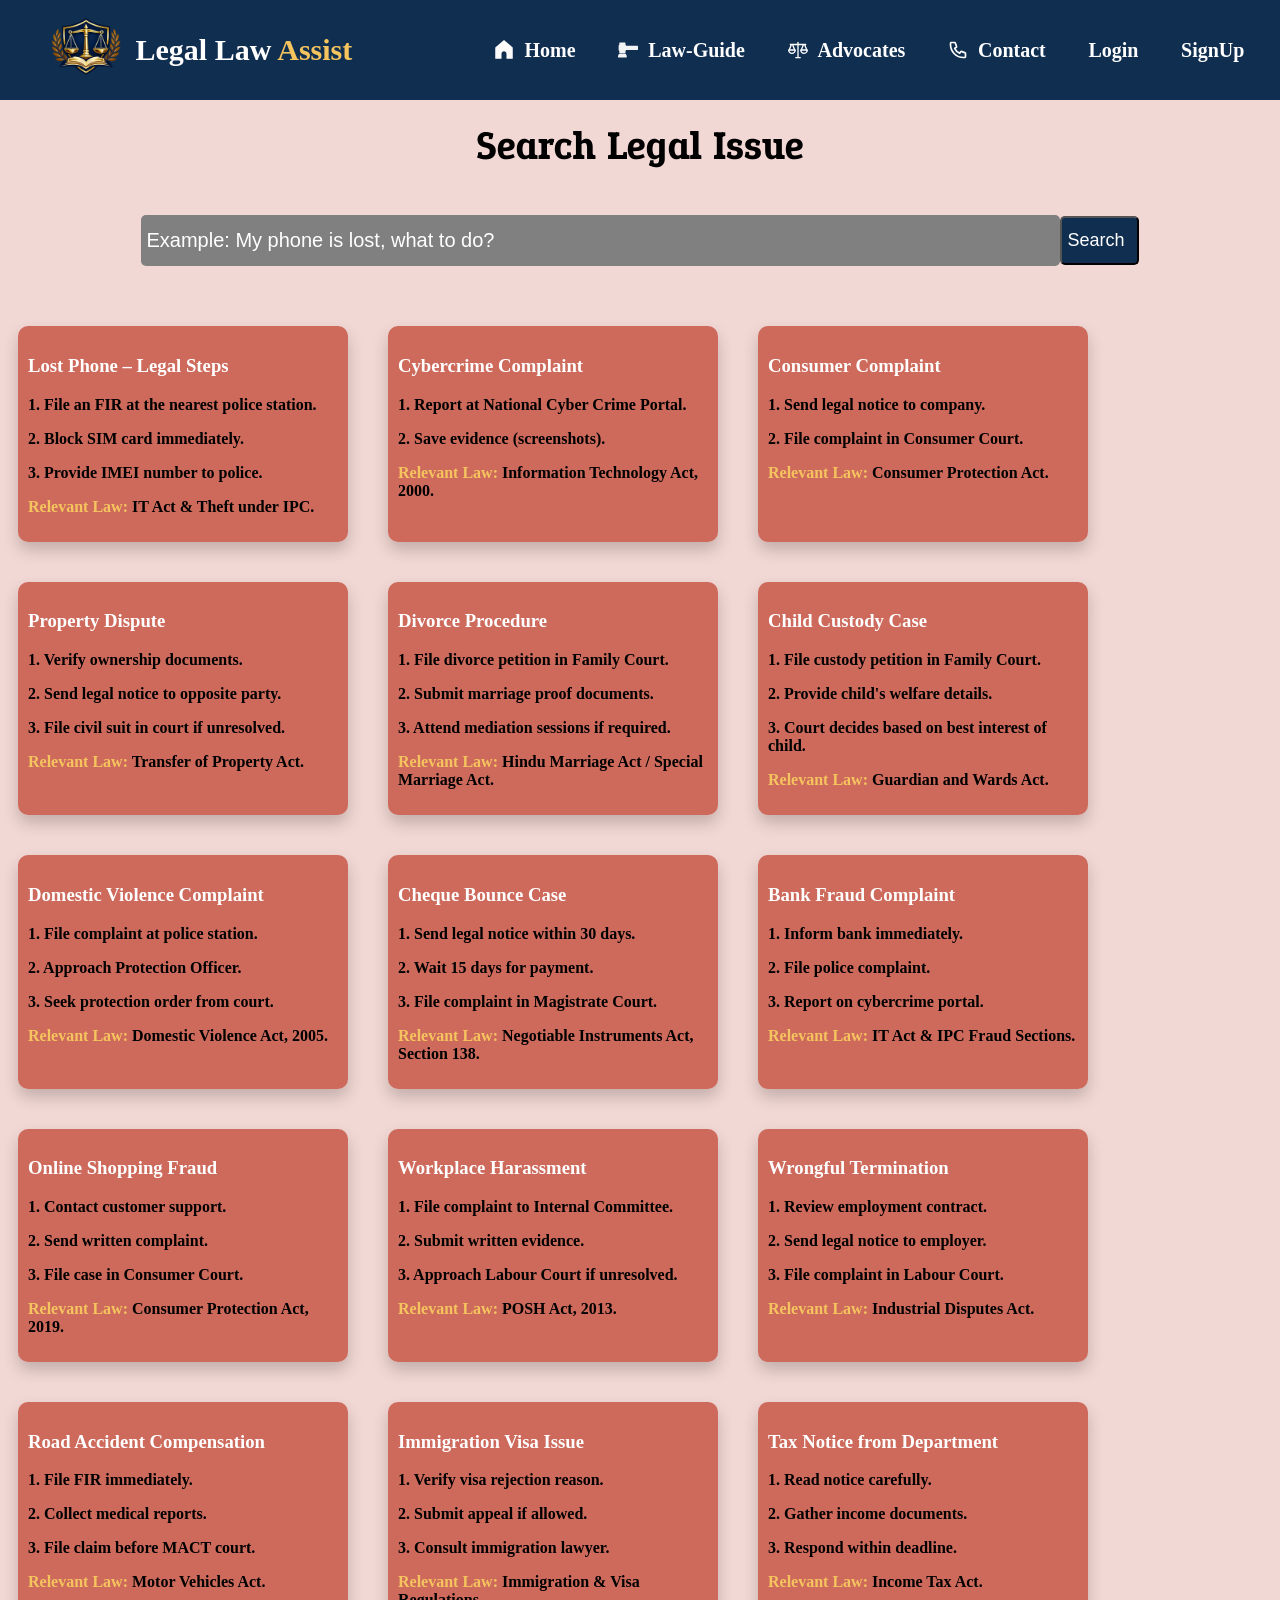
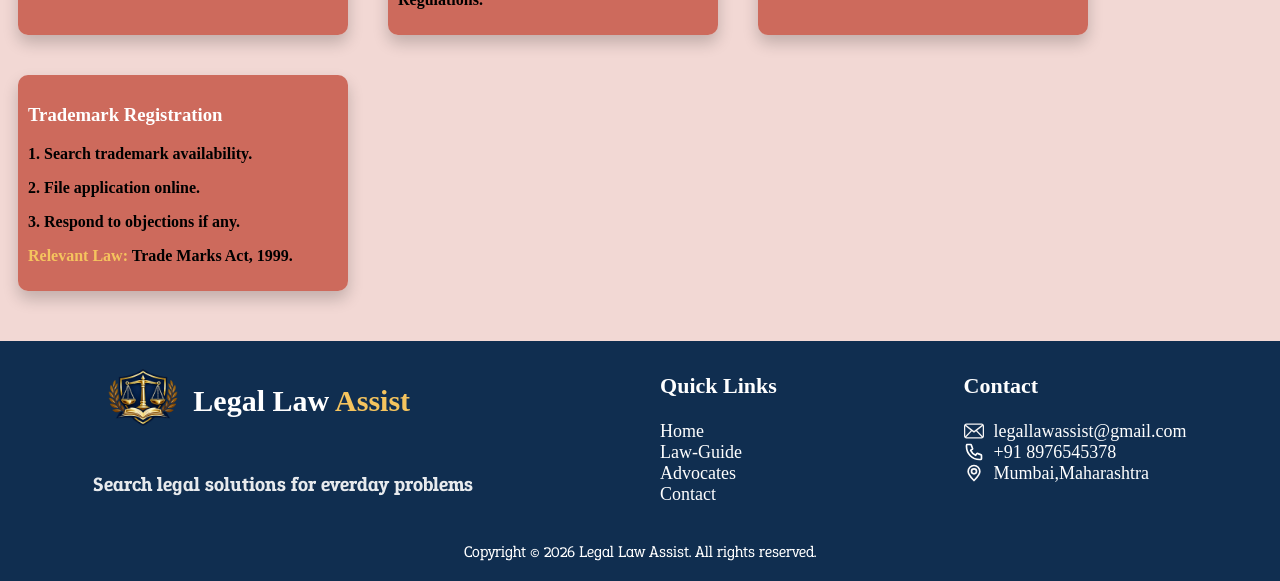
<file: pages/lawguide.html>
<!doctype html>
<html lang="en">
  <head>
    <meta charset="UTF-8" />
    <meta name="viewport" content="width=device-width, initial-scale=1.0" />
    <title>Law</title>
    <link rel="stylesheet" href="./../css/lawguide.css" />
    <link rel="stylesheet" href="./../css/navbar.css" />
    <link rel="stylesheet" href="./../css/footer.css" />
    <link rel="preconnect" href="https://fonts.googleapis.com" />
    <link rel="preconnect" href="https://fonts.gstatic.com" crossorigin />
    <link
      href="https://fonts.googleapis.com/css2?family=Epunda+Slab:ital,wght@0,300..900;1,300..900&family=Libertinus+Mono&family=Playwrite+CU+Guides&family=Saira:ital,wght@0,100..900;1,100..900&display=swap"
      rel="stylesheet"
    />
  </head>
  <body>
    <!-- navbar -->
    <div class="nav-main-container">
      <div class="logo-section">
        <img src="./../images/logo3.png" alt="logo" class="logo" />
        <span class="logo-name"
          >Legal Law <span style="color: #f5c45e">Assist</span></span
        >
      </div>

       <input type="checkbox" id="input-checkbox" class="checkbox-main"/>
          <label for="input-checkbox">
           <img src="./../images/hamburger.svg" alt="hamburger" class="hamburger-menu"/>
          </label> 


      <div class="nav-menu-section">
        <div class="nav-align">
          <img src="./../images/home.svg" alt="home-icon" class="nav-icon" /><a
            href="./../index.html"
            class="nav-link"
            >Home</a
          >
        </div>
        <div class="nav-align">
          <img src="./../images/law.svg" alt="home-icon" class="nav-icon" /><a
            href="lawguide.html"
            class="nav-link"
            >Law-Guide</a
          >
        </div>
        <div class="nav-align">
          <img
            src="./../images/adavocate.svg"
            alt="home-icon"
            class="nav-icon"
          /><a href="./advocates.html" class="nav-link">Advocates</a>
        </div>
        <div class="nav-align">
          <img src="./../images/phone.svg" alt="home-icon" class="nav-icon" /><a
            href="./contact.html"
            class="nav-link"
            >Contact</a
          >
        </div>
        
            <div class="nav-align">
             <a
              href="./login.html"
              class="nav-link"
              >Login</a
            >
          </div>
            <div class="nav-align">
            <a
              href="./signup.html"
              class="nav-link"
              >SignUp</a
            >
          </div>
          </div>
      </div>
    </div>

    <!-- Law guide -->

<section class="section">
    <h2 class="lawguide-head">Search Legal Issue</h2>
    <div class="search-text">
        <div>
    <input type="text" placeholder="Example: My phone is lost, what to do?" class="input-head-info"></div>
    <div><button class="btn-search">Search</button></div></div>
</section>

<section class="section-container-card">

    <div class="card">
        <h3>Lost Phone – Legal Steps</h3>
        <p>1. File an FIR at the nearest police station.</p>
        <p>2. Block SIM card immediately.</p>
        <p>3. Provide IMEI number to police.</p>
        <p><strong>Relevant Law:</strong> IT Act & Theft under IPC.</p>
    </div>

    <div class="card">
        <h3>Cybercrime Complaint</h3>
        <p>1. Report at National Cyber Crime Portal.</p>
        <p>2. Save evidence (screenshots).</p>
        <p><strong>Relevant Law:</strong> Information Technology Act, 2000.</p>
    </div>

    <div class="card">
        <h3>Consumer Complaint</h3>
        <p>1. Send legal notice to company.</p>
        <p>2. File complaint in Consumer Court.</p>
        <p><strong>Relevant Law:</strong> Consumer Protection Act.</p>
    </div>
    <div class="card">
    <h3>Property Dispute</h3>
    <p>1. Verify ownership documents.</p>
    <p>2. Send legal notice to opposite party.</p>
    <p>3. File civil suit in court if unresolved.</p>
    <p><strong>Relevant Law:</strong> Transfer of Property Act.</p>
</div>

<div class="card">
    <h3>Divorce Procedure</h3>
    <p>1. File divorce petition in Family Court.</p>
    <p>2. Submit marriage proof documents.</p>
    <p>3. Attend mediation sessions if required.</p>
    <p><strong>Relevant Law:</strong> Hindu Marriage Act / Special Marriage Act.</p>
</div>

<div class="card">
    <h3>Child Custody Case</h3>
    <p>1. File custody petition in Family Court.</p>
    <p>2. Provide child's welfare details.</p>
    <p>3. Court decides based on best interest of child.</p>
    <p><strong>Relevant Law:</strong> Guardian and Wards Act.</p>
</div>

<div class="card">
    <h3>Domestic Violence Complaint</h3>
    <p>1. File complaint at police station.</p>
    <p>2. Approach Protection Officer.</p>
    <p>3. Seek protection order from court.</p>
    <p><strong>Relevant Law:</strong> Domestic Violence Act, 2005.</p>
</div>

<div class="card">
    <h3>Cheque Bounce Case</h3>
    <p>1. Send legal notice within 30 days.</p>
    <p>2. Wait 15 days for payment.</p>
    <p>3. File complaint in Magistrate Court.</p>
    <p><strong>Relevant Law:</strong> Negotiable Instruments Act, Section 138.</p>
</div>

<div class="card">
    <h3>Bank Fraud Complaint</h3>
    <p>1. Inform bank immediately.</p>
    <p>2. File police complaint.</p>
    <p>3. Report on cybercrime portal.</p>
    <p><strong>Relevant Law:</strong> IT Act & IPC Fraud Sections.</p>
</div>

<div class="card">
    <h3>Online Shopping Fraud</h3>
    <p>1. Contact customer support.</p>
    <p>2. Send written complaint.</p>
    <p>3. File case in Consumer Court.</p>
    <p><strong>Relevant Law:</strong> Consumer Protection Act, 2019.</p>
</div>

<div class="card">
    <h3>Workplace Harassment</h3>
    <p>1. File complaint to Internal Committee.</p>
    <p>2. Submit written evidence.</p>
    <p>3. Approach Labour Court if unresolved.</p>
    <p><strong>Relevant Law:</strong> POSH Act, 2013.</p>
</div>

<div class="card">
    <h3>Wrongful Termination</h3>
    <p>1. Review employment contract.</p>
    <p>2. Send legal notice to employer.</p>
    <p>3. File complaint in Labour Court.</p>
    <p><strong>Relevant Law:</strong> Industrial Disputes Act.</p>
</div>

<div class="card">
    <h3>Road Accident Compensation</h3>
    <p>1. File FIR immediately.</p>
    <p>2. Collect medical reports.</p>
    <p>3. File claim before MACT court.</p>
    <p><strong>Relevant Law:</strong> Motor Vehicles Act.</p>
</div>

<div class="card">
    <h3>Immigration Visa Issue</h3>
    <p>1. Verify visa rejection reason.</p>
    <p>2. Submit appeal if allowed.</p>
    <p>3. Consult immigration lawyer.</p>
    <p><strong>Relevant Law:</strong> Immigration & Visa Regulations.</p>
</div>

<div class="card">
    <h3>Tax Notice from Department</h3>
    <p>1. Read notice carefully.</p>
    <p>2. Gather income documents.</p>
    <p>3. Respond within deadline.</p>
    <p><strong>Relevant Law:</strong> Income Tax Act.</p>
</div>

<div class="card">
    <h3>Trademark Registration</h3>
    <p>1. Search trademark availability.</p>
    <p>2. File application online.</p>
    <p>3. Respond to objections if any.</p>
    <p><strong>Relevant Law:</strong> Trade Marks Act, 1999.</p>
</div>

</section>


    <!-- Footer -->
     <footer>
     <div class="footer-container">
       <div class="footer-section">
         <div class="footer-logo">
          <div>
          <div class="logo-section">
           <img src="./../images/logo3.png" alt="logo" class="logo" />
          <span class="logo-name"
            >Legal Law <span style="color: #f5c45e">Assist</span></span>
            </div>

          </div>
          <div>
          <p class="general-para-1">Search legal solutions for everday problems</p>
          </div>
        </div>

      <div>
        <h3 class="footer-main-name">Quick Links</h3>
        <a href="./../index.html" class="footer-quick-links">Home</a><br/>
        <a href="lawguide.html" class="footer-quick-links">Law-Guide</a><br/>
        <a href="./advocates.html" class="footer-quick-links">Advocates</a><br/>
        <a href="./contact.html" class="footer-quick-links">Contact</a>
      </div>
      <div>
        <h3 class="footer-main-name">Contact</h3>
        <div class="footer-align">
          <img src="./../images/mail.svg" alt="email" height="20px" class="icon-align"/>
          <a href="mailto:legallawassist@gmail.com" class="footer-quick-links">legallawassist@gmail.com</a>
        </div>
        <div class="footer-align">
          <img src="./../images/phone.svg" alt="email" height="20px" class="icon-align"/>
          <a href="tel:+91 8976545378" class="footer-quick-links">+91 8976545378</a>
        </div>
        <div class="footer-align">
          <img src="./../images/location.svg" alt="email" height="20px" class="icon-align"/>
          <a href="https://maps.google.com/?q=Mumbai,Maharashtra" class="footer-quick-links">Mumbai,Maharashtra</a>
        </div>   
      </div>
       </div>
       <span class="copyright-sector">
           Copyright © 2026 Legal Law Assist. All rights reserved.
       </span>
  
    </div>
    </footer>


    </body>
    </html>
</file>
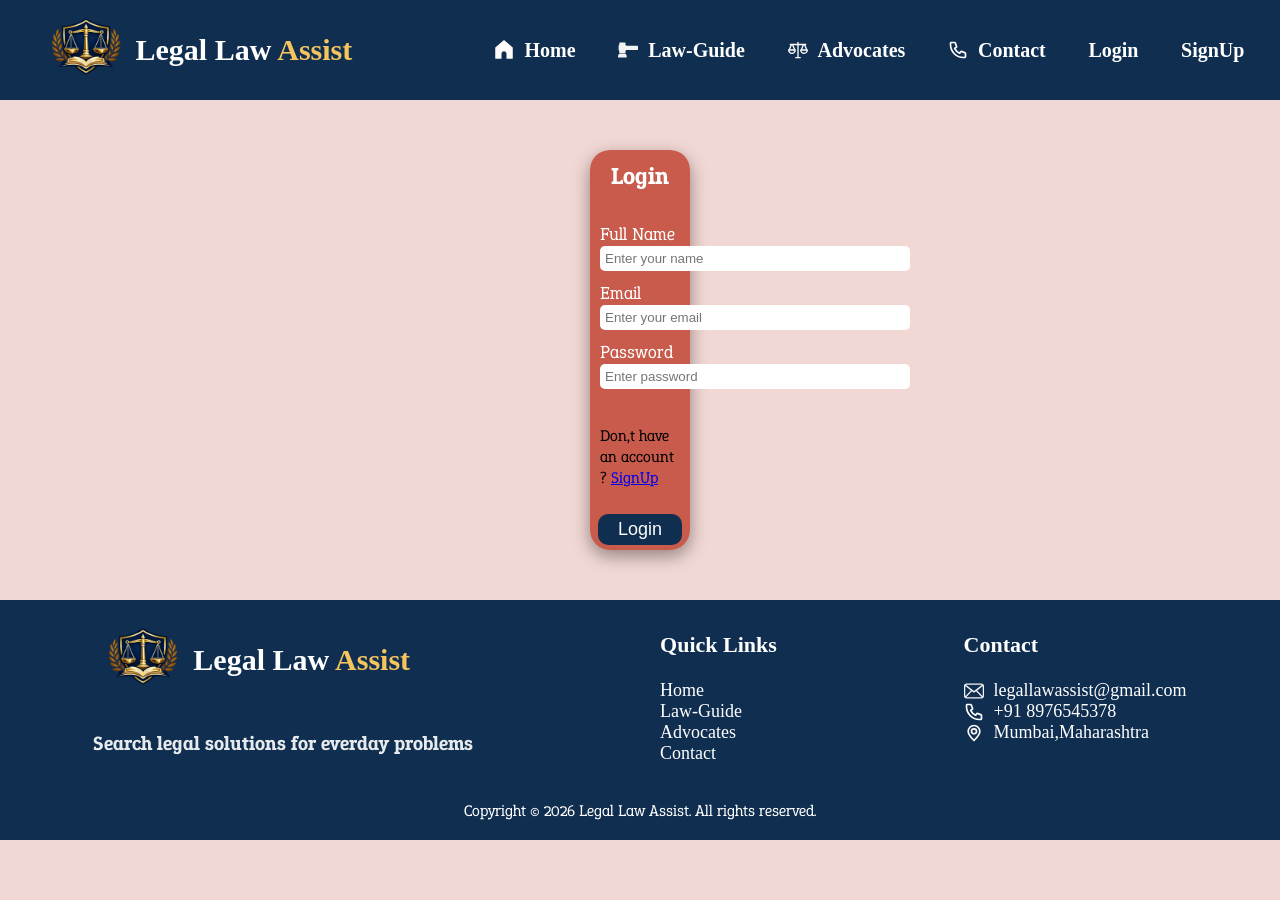
<file: pages/login.html>
<!DOCTYPE html>
<html lang="en">
  <head>
    <meta charset="UTF-8" />
    <meta name="viewport" content="width=device-width, initial-scale=1.0" />
    <title>Law</title>
    <link rel="stylesheet" href="./../css/login.css" />
    <link rel="stylesheet" href="./../css/navbar.css" />
    <link rel="stylesheet" href="./../css/footer.css" />
    <link rel="preconnect" href="https://fonts.googleapis.com" />
    <link rel="preconnect" href="https://fonts.gstatic.com" crossorigin />
    <link
      href="https://fonts.googleapis.com/css2?family=Epunda+Slab:ital,wght@0,300..900;1,300..900&family=Libertinus+Mono&family=Playwrite+CU+Guides&family=Saira:ital,wght@0,100..900;1,100..900&display=swap"
      rel="stylesheet"
    />
  </head>
  <body>
    
      <!-- navbar -->
      <div class="nav-main-container">
        <div class="logo-section">
          <img src="./../images/logo3.png" alt="logo" class="logo" />
          <span class="logo-name"
            >Legal Law <span style="color: #f5c45e">Assist</span></span
          >
        </div>
        
          <input type="checkbox" id="input-checkbox" class="checkbox-main"/>
          <label for="input-checkbox">
           <img src="./../images/hamburger.svg" alt="hamburger" class="hamburger-menu"/>
          </label>
       
      
        <div class="nav-menu-section">
          <div class="nav-align">
            <img src="./../images/home.svg" alt="home-icon" class="nav-icon" /><a
              href="./../index.html"
              class="nav-link"
              >Home</a
            >
          </div>
          <div class="nav-align">
            <img src="./../images/law.svg" alt="home-icon" class="nav-icon" /><a
              href="./lawguide.html"
              class="nav-link"
              >Law-Guide</a
            >
          </div>
          <div class="nav-align">
            <img
              src="./../images/adavocate.svg"
              alt="home-icon"
              class="nav-icon"
            /><a href="./advocates.html" class="nav-link">Advocates</a>
          </div>
          <div class="nav-align">
            <img src="./../images/phone.svg" alt="home-icon" class="nav-icon" /><a
              href="./contact.html"
              class="nav-link"
              >Contact</a
            >
          </div>
            <div class="nav-align">
             <a
              href="login.html"
              class="nav-link"
              >Login</a
            >
          </div>
            <div class="nav-align">
            <a
              href="./signup.html"
              class="nav-link"
              >SignUp</a
            >
          </div>
        </div>
        
      </div>


 <section>
        <h2>Login</h2>
        <form>
            <label for="name" class="label-name">Full Name</label><br/>
            <input type="text" id="name" placeholder="Enter your name" class="input-text" required/><br/>

              <label for="email" class="label-name">Email</label><br/>
            <input type="text" id="email" placeholder="Enter your email" class="input-text" required/><br/>

              <label for="password" class="label-name">Password</label><br/>
            <input type="text" id="password" placeholder="Enter password" class="input-text" required/><br/>


            <p class="para">Don,t have an account ? <a href="./signup.html" >SignUp</a></p>

            <button class="btn">Login</button>


         
        </form>
      </section>

       <!-- Footer -->
     <footer>
     <div class="footer-container">
       <div class="footer-section">
         <div class="footer-logo">
          <div>
          <div class="logo-section">
           <img src="./../images/logo3.png" alt="logo" class="logo" />
          <span class="logo-name"
            >Legal Law <span style="color: #f5c45e">Assist</span></span>
            </div>

          </div>
          <div>
          <p class="general-para-1">Search legal solutions for everday problems</p>
          </div>
        </div>

      <div>
        <h3 class="footer-main-name">Quick Links</h3>
        <a href="./../index.html" class="footer-quick-links">Home</a><br/>
        <a href="./lawguide.html" class="footer-quick-links">Law-Guide</a><br/>
        <a href="./advocates.html" class="footer-quick-links">Advocates</a><br/>
        <a href="contact.html" class="footer-quick-links">Contact</a>
      </div>
      <div>
        <h3 class="footer-main-name">Contact</h3>
        <div class="footer-align">
          <img src="./../images/mail.svg" alt="email" height="20px" class="icon-align"/>
          <a href="mailto:legallawassist@gmail.com" class="footer-quick-links">legallawassist@gmail.com</a>
        </div>
        <div class="footer-align">
          <img src="./../images/phone.svg" alt="email" height="20px" class="icon-align"/>
          <a href="tel:+91 8976545378" class="footer-quick-links">+91 8976545378</a>
        </div>
        <div class="footer-align">
          <img src="./../images/location.svg" alt="email" height="20px" class="icon-align"/>
          <a href="https://maps.google.com/?q=Mumbai,Maharashtra" class="footer-quick-links">Mumbai,Maharashtra</a>
        </div>   
      </div>
       </div>
       <span class="copyright-sector">
           Copyright © 2026 Legal Law Assist. All rights reserved.
       </span>
  
    </div>
    </footer>
</file>
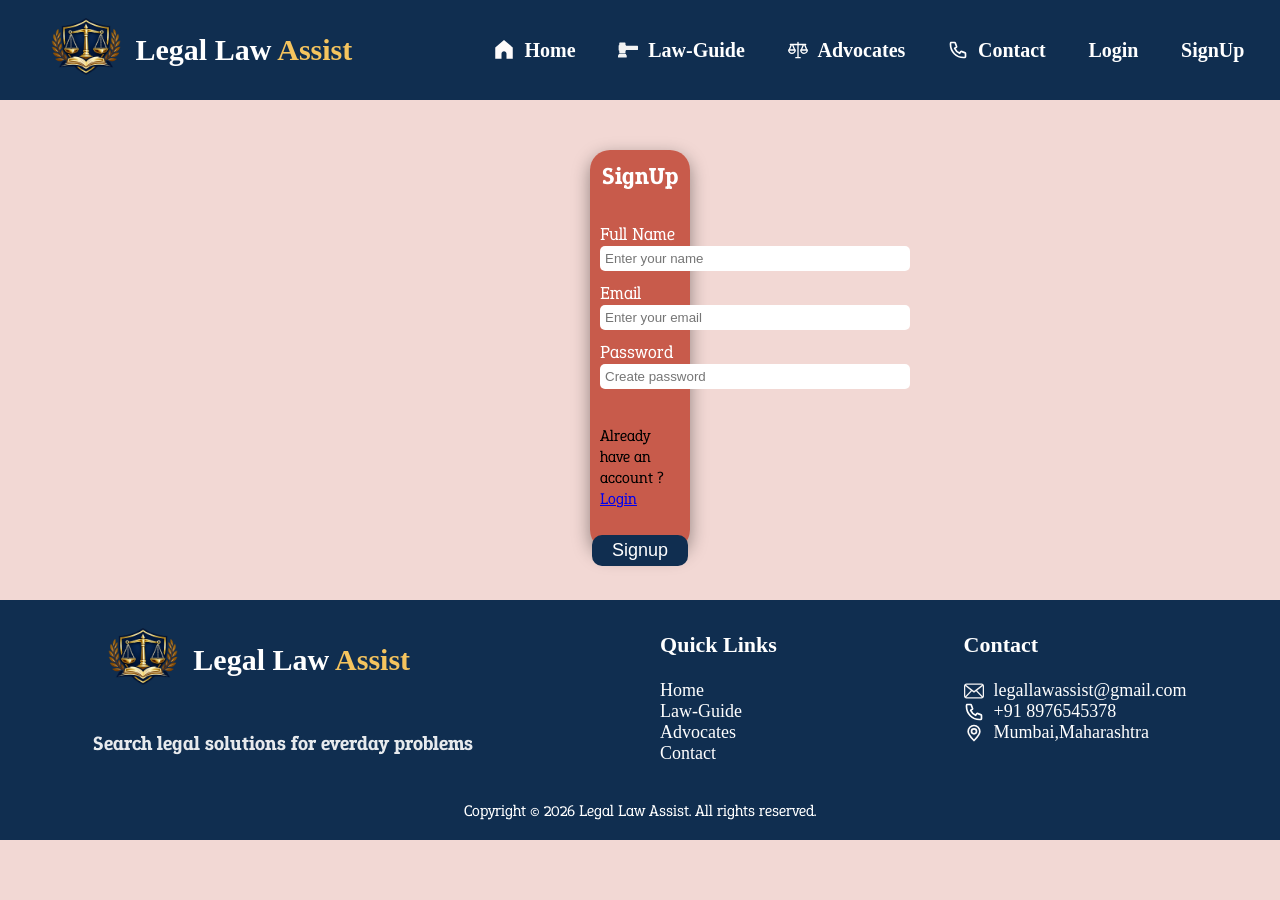
<file: pages/signup.html>
<!DOCTYPE html>
<html lang="en">
  <head>
    <meta charset="UTF-8" />
    <meta name="viewport" content="width=device-width, initial-scale=1.0" />
    <title>Law</title>
    <link rel="stylesheet" href="./../css/login.css" />
    <link rel="stylesheet" href="./../css/navbar.css" />
    <link rel="stylesheet" href="./../css/footer.css" />
    <link rel="preconnect" href="https://fonts.googleapis.com" />
    <link rel="preconnect" href="https://fonts.gstatic.com" crossorigin />
    <link
      href="https://fonts.googleapis.com/css2?family=Epunda+Slab:ital,wght@0,300..900;1,300..900&family=Libertinus+Mono&family=Playwrite+CU+Guides&family=Saira:ital,wght@0,100..900;1,100..900&display=swap"
      rel="stylesheet"
    />
  </head>
  <body>
    
      <!-- navbar -->
      <div class="nav-main-container">
        <div class="logo-section">
          <img src="./../images/logo3.png" alt="logo" class="logo" />
          <span class="logo-name"
            >Legal Law <span style="color: #f5c45e">Assist</span></span
          >
        </div>
        
          <input type="checkbox" id="input-checkbox" class="checkbox-main"/>
          <label for="input-checkbox">
           <img src="./../images/hamburger.svg" alt="hamburger" class="hamburger-menu"/>
          </label>
       
      
        <div class="nav-menu-section">
          <div class="nav-align">
            <img src="./../images/home.svg" alt="home-icon" class="nav-icon" /><a
              href="./../index.html"
              class="nav-link"
              >Home</a
            >
          </div>
          <div class="nav-align">
            <img src="./../images/law.svg" alt="home-icon" class="nav-icon" /><a
              href="./lawguide.html"
              class="nav-link"
              >Law-Guide</a
            >
          </div>
          <div class="nav-align">
            <img
              src="./../images/adavocate.svg"
              alt="home-icon"
              class="nav-icon"
            /><a href="./advocates.html" class="nav-link">Advocates</a>
          </div>
          <div class="nav-align">
            <img src="./../images/phone.svg" alt="home-icon" class="nav-icon" /><a
              href="./contact.html"
              class="nav-link"
              >Contact</a
            >
          </div>
            <div class="nav-align">
             <a
              href="./login.html"
              class="nav-link"
              >Login</a
            >
          </div>
            <div class="nav-align">
            <a
              href="signup.html"
              class="nav-link"
              >SignUp</a
            >
          </div>
        </div>
        
      </div>

      <section>
        <h2>SignUp</h2>
        <form>
            <label for="name" class="label-name">Full Name</label><br/>
            <input type="text" id="name" placeholder="Enter your name" class="input-text" required/><br/>

              <label for="email" class="label-name">Email</label><br/>
            <input type="text" id="email" placeholder="Enter your email" class="input-text" required/><br/>

              <label for="password" class="label-name">Password</label><br/>
            <input type="text" id="password" placeholder="Create password" class="input-text" required/><br/>


            <p class="para">Already have an account ? <a href="./login.html" >Login</a></p>

            <button class="btn">Signup</button>


         
        </form>
      </section>

       <!-- Footer -->
     <footer>
     <div class="footer-container">
       <div class="footer-section">
         <div class="footer-logo">
          <div>
          <div class="logo-section">
           <img src="./../images/logo3.png" alt="logo" class="logo" />
          <span class="logo-name"
            >Legal Law <span style="color: #f5c45e">Assist</span></span>
            </div>

          </div>
          <div>
          <p class="general-para-1">Search legal solutions for everday problems</p>
          </div>
        </div>

      <div>
        <h3 class="footer-main-name">Quick Links</h3>
        <a href="./../index.html" class="footer-quick-links">Home</a><br/>
        <a href="./lawguide.html" class="footer-quick-links">Law-Guide</a><br/>
        <a href="./advocates.html" class="footer-quick-links">Advocates</a><br/>
        <a href="contact.html" class="footer-quick-links">Contact</a>
      </div>
      <div>
        <h3 class="footer-main-name">Contact</h3>
        <div class="footer-align">
          <img src="./../images/mail.svg" alt="email" height="20px" class="icon-align"/>
          <a href="mailto:legallawassist@gmail.com" class="footer-quick-links">legallawassist@gmail.com</a>
        </div>
        <div class="footer-align">
          <img src="./../images/phone.svg" alt="email" height="20px" class="icon-align"/>
          <a href="tel:+91 8976545378" class="footer-quick-links">+91 8976545378</a>
        </div>
        <div class="footer-align">
          <img src="./../images/location.svg" alt="email" height="20px" class="icon-align"/>
          <a href="https://maps.google.com/?q=Mumbai,Maharashtra" class="footer-quick-links">Mumbai,Maharashtra</a>
        </div>   
      </div>
       </div>
       <span class="copyright-sector">
           Copyright © 2026 Legal Law Assist. All rights reserved.
       </span>
  
    </div>
    </footer>
</file>
<file: css/home.css>
.general-info{
    margin-top: 100px;
    padding: 0px 20px 0px 50px;
}
.general-heading{
    padding-top: 150px;
    font-size: 40px;
    color: white;
    font-weight: 700;
    font-family: "Epunda Slab", serif;
}
.general-para{
    font-size: 20px;
    color: white;
    font-weight: 700;
    opacity: 0.9;
    font-family: "Epunda Slab", serif;
}

/* About Section */
.about-head{
    margin-top: 50px;
    text-align: center;
    font-size: 40px;
    font-weight: 700;
    font-family: "Epunda Slab", serif;
}
.about-para{
    font-size: 20px;
    font-weight: 700;
    opacity: 0.9;
    font-family: "Epunda Slab", serif;
    box-shadow: 0px 4px 8px rgba(0, 0, 0, 0.4);
    padding: 30px;
    background-color: aliceblue;
    border-radius: 20px;
}
.about-section-container{
    margin-top: 80px;
    display: flex;
    flex-direction: row;
    margin-left: 200px;
   
}
.about-section-first{
   position: relative;
   width: 800px;
  
}
.about-section-second{
 position: absolute; 
 top:-50px;   
 right: -280px;
 border-radius: 10px;
 border: 1px solid gray;

}
.highlight-container{
    margin-top: 50px;
    margin-left: 50px;
   display: flex;
   flex-direction:column;
   gap: 20px;
}
.highlight-row{
   display: flex;
   flex-direction: row;
   gap: 30px;
}
.highlight-box{
    font-size: 16px;
    color:#F5C45E;
    font-family: "Epunda Slab", serif;
}
.section-title{
    font-size: 40px;
    font-weight: 600;
   font-family: "Epunda Slab", serif;
    text-align: center;
    margin-top: 40px;
}
.stats-container{
    display: flex;
    flex-direction: row;
    align-items: center;
    gap: 30px;
    margin-left: 40px;
    padding:10px;
    margin-top: 40px;
}
.stat-box h2{
    color: white;
}
.stat-box p{
    color: white;
}
.how-container{
    display: flex;
    flex-direction: row;
    justify-content: space-around;
    align-items: center;
    width: 800px;
    gap: 44px;
    margin: 10px 350px;
}
.how-card{
    background-color: rgba(190, 61, 42,0.7);
    padding: 20px;
    border-radius: 10px;
    box-shadow: 0px 6px 18px rgba(0, 0, 0, 0.4);
}
.how-card h3{
     font-family: "Epunda Slab", serif;
     color: white;
}
.how-card p{
     font-family: "Epunda Slab", serif;
}
@media screen and (max-width:768px){
    .general-info{
    margin-top: 50px;
    padding: 0px 20px 0px 20px;
}
   .general-heading{
     font-size: 20px;
   } 
   .general-para{
     font-size: 14px;
   }
   .about-head{
    margin-top: 40px;
    font-size: 20px;
   }
    .about-para{
    font-size: 12px;
    padding: 24px;
    border-radius: 16px;
}
.about-section-container{
    margin-top: 50px;
    margin-left: 30px;
   
}
.about-section-first{
   position: relative;
   width:200px;
}
.about-section-second{
    height: 100px;
    position: absolute;
    top:-20px;   
    right: -130px;
}
.highlight-container{
    margin-top: 30px;
    margin-left: 20px;
    gap: 20px;
}
.highlight-row{
   gap: 20px;
}
.highlight-box{
    font-size: 12px;
}
.stats-container{
    gap: 20px;
    margin-left: 10px;
    padding:10px;
    margin-top: 20px;
}
.stat-box h2{
    font-size: 18px;
}
.stat-box p{
    font-size: 12px;
}
.how-container{
    display: flex;
    flex-direction:column;
    align-items: center;
    width: 100%;
    gap: 20px;
    margin: 10px 0px;
}
.how-card{
     padding: 10px;
}
.how-card h3{
     font-size: 16px;
}
.how-card p{
     font-size: 12px;
}
.section-title{
    font-size: 20px;
    margin-top: 30px;
}
}
</file>
<file: css/navbar.css>
body{
    margin: 0;
    padding: 0;
    background-color: rgba(190, 61, 42,0.2);
}
.bg-img-index{
    background-image: linear-gradient(rgba(0,0,0,0.4),rgba(0,0,0,0.4)),url(./../images/bg-img-home.jpg);
    background-position: center;
    background-size: cover;
    height: 100vh;
}
.nav-main-container{
    display: flex;
    flex-direction: row;
    justify-content: space-around;
    align-items: center;
    position: fixed;
    top:0;
    left:0;
    right: 0;
    z-index: 100;
    background-color:#102E50;
}
.logo-section{
    display: flex;
    flex-direction: row;
    align-items: center;
}
.logo{
    height: 100px;
}
.logo-name{
    font-size: 30px;
    color:white;
    font-weight: 700;
}
.nav-menu-section{
   display: flex;
   flex-direction: row;
   justify-content: space-between;
   align-items: center;
   width: 750px;
}
.nav-align{
    display:flex ;
    flex-direction: row;
    align-items: center;
}
.nav-icon{
   height: 20px;
   padding-right: 10px;
}
.nav-link{
    text-decoration: none;
    font-size: 20px;
    font-weight: 700;
    color: white;
}
.nav-link:hover{
    color:#F5C45E;
}
.checkbox-main{
    display: none;
}
.hamburger-menu{
    height: 26px;
    display: none;
    cursor: pointer;
}
@media screen and (max-width:768px){
    .bg-img-index{
    height: 80vh;
}
.logo{
    height: 50px;
}
.logo-name{
    font-size: 16px;
}
.nav-menu-section{
    display: none;
    position: absolute;
    top: 100%;
    left: 0;
    background-color: #102E50;
    width: 100%;
    flex-direction: column;
    align-items: center;
    gap: 15px;
    padding: 20px 0;
}
.nav-icon{
   height: 16px;
   padding-right: 10px;
}
.nav-link{
  font-size: 16px;
}
.hamburger-menu{
    height: 18px;
    display: block;
}
.checkbox-main:checked ~ .hamburger-menu{
   content:'x';
}
.checkbox-main:checked ~ .nav-menu-section{
    display:flex;
  
}
}
</file>
<file: css/footer.css>
.footer-container{
    background-color: #102E50 ; 
    height: 180px;
    padding:10px 0px 50px 0px;
    margin-top: 50px;
}
.footer-section{
    display: flex;
    flex-direction: row;
    justify-content: space-around;
    height: 100%;
}
.footer-logo{
    display: flex;
    flex-direction: column;
}
.footer-main-name{
    font-size: 22px;
    color: white;
    font-weight: 700;
}
.footer-align{
   display: flex;
   flex-direction: row;
   align-items: center;
}
.icon-align{
    margin-right: 10px;
    height: 20px;
}
.footer-quick-links{
    text-decoration: none;
    font-size: 18px;
    color: white;
    cursor: pointer;
    gap: 10px;
}
.footer-quick-links:hover{
    color: #F5C45E;
}
.copyright-sector{
    font-family: "Epunda Slab", serif;
    font-size: 16px;
    font-weight: 400;
    color: white;
    display: block;
    text-align: center;
    padding-top: 10px;
}
.general-para-1{
    font-size: 20px;
    color: white;
    font-weight: 700;
    opacity: 0.9;
    font-family: "Epunda Slab", serif;
}
@media screen and (max-width:768px){
    .footer-container{
     height: auto;
     padding-left: 30px;
}
.footer-section{
    flex-direction: column;
    gap: 30px;
}
.footer-main-name{
    font-size: 15px;
}
.icon-align{
    margin-right: 8px;
    height: 18px;
}
.footer-quick-links{
   font-size: 15px;
}
.copyright-sector{
  font-size: 14px; 
  padding-top: 20px;
}
.general-para-1{
    font-size: 16px;
}
    
}
</file>
<file: css/advocates.css>
.law-topic{
    text-align: center;
    font-size: 30px;
    font-weight: 700;
    margin-top: 120px;
    font-family: "Epunda Slab", serif; 

}
.law-topic-container{
    display: flex;
    flex-direction: row;
    justify-content: space-around;
    flex-wrap: wrap;
    gap: 20px;
    background-color:gray;
    border-radius: 20px;
    border-radius: 1px solid gray;
    padding: 10px;
    margin:30px 230px 0px 230px;
    box-shadow: 0px 4px 8px rgba(0, 0, 0, 0.4);
    
}
.law-name{
    font-size: 16px;
    font-weight: 500;
    font-family: "Epunda Slab", serif;
    background-color: white;
    padding:5px;
    border-radius: 10px;
    cursor: pointer;
    transition: 0.3s;
  
}
.law-name:hover{
    color:#F5C45E;
    transform: translateY(-2px);
  
}
.law-topic-1{
    text-align: center;
    font-size: 30px;
    font-weight: 700;
    margin-top: 60px;
    margin-bottom: 30px;
    font-family: "Epunda Slab", serif; 
}
.overall-advocate-section{
    display: flex;
    flex-direction: column;
    gap: 40px;
    width: 100%;
}
.card-container-each{
    background-color:rgba(190, 61, 42,0.9);
    border-radius: 20px;
    margin: 0px 250px;
    padding: 5px 0px 0px 0px;
}
.card-section{
    text-align: center;
    font-size: 24px;
    font-weight: 700;
    margin-top: 25px;
    font-family: "Epunda Slab", serif;
    color:#F5C45E;
}
.card-container{
    display: flex;
    flex-direction: row;
    justify-content: space-around;
    flex-wrap: wrap;
    gap: 20px;
    margin-top: 30px;
    padding: 10px;
   
   
}
.card{
    display: flex;
    flex-direction: column;
    background-color: white;
    padding: 20px;
    border-radius: 10px;
    width: 250px;
    box-shadow: 0px 4px 8px rgba(0, 0, 0, 0.2);
    transition: 0.3s;
}
.card:hover{
    transform: translateY(-2px);
    box-shadow: 0px 8px 16px rgba(0, 0, 0, 0.4);
}
.profile-img{
    width: 100px;
    height:100px;
    object-fit: cover;
    border-radius: 50%;
    display:block;
    margin: 0 auto 10px auto;
}
@media screen and (max-width:768px){
    .law-topic{
  font-size: 18px;
  margin-top: 70px;
}
.law-topic-container{
    width: 100%;
    gap: 5px;
    display: flex;
    flex-direction: row;
    justify-content:center;
    flex-wrap: wrap;
    border-radius: 10px;
    padding: 5px;
    margin:30px 0px;
}
.law-name{
    font-size: 10px;
}
.law-topic-1{
    font-size: 18px; 
}
.card-container-each{
    width: 100%;
    border-radius: 14px;
    margin: 0px;
    padding: 5px 0px 0px 0px;
}
.card-section{
    text-align: center;
    font-size: 18px;
    margin-top: 10px;
}
.card-container{
    margin-top: 10px;
    padding: 5px;
}
.card{
    padding: 10px;
    width: 220px;
}
.profile-img{
    width: 50px;
    height:50px;
 }
 .card h3{
    font-size: 14px;
 }
 .card span{
    font-size: 12px;
 }
}
</file>
<file: css/contact.css>
.contact-head{
    margin-top: 120px;
    text-align: center;
    font-size: 30px;
    font-weight: 700;
    font-family: "Epunda Slab", serif;
}
.contact-para{
    font-size: 18px;
    font-weight: 500;
    font-family: "Epunda Slab", serif;
    text-align: center;
    margin-top: 20px;
    margin-bottom: 40px;
    opacity: 0.9;
}
.contact-form{
    display:flex;
    flex-direction: column;
    align-items: center;
    gap:20px;
    background-color:rgba(190, 61, 42,0.9) ;
    padding: 30px;
    box-shadow: 0px 8px 16px rgba(0, 0, 0, 0.4);
    border-radius: 20px;
    width: 350px;
}
.input-form{
    width: 300px;
    padding: 10px;
    border-radius: 10px;
    border: none;
    outline: none;
}
.input-file{
    color: white;
    margin-left: 30px;
}
.btn{
    padding: 10px 16px;
    border-radius: 10px;
    border: none;
    background-color: #102E50;
    color: white;
    font-size: 15px;
    font-weight: 700;
    cursor: pointer;

}
.contact-section-row{
    display: flex;
    flex-direction: row;
    justify-content: space-around;
}
.contact-icon{
    height: 20px;
    margin-right: 10px;
}
.contact-info{
    background-color:rgba(190, 61, 42,0.9) ;
    padding: 30px;
    box-shadow: 0px 8px 16px rgba(0, 0, 0, 0.4);
    border-radius: 20px;
    height: 230px;
}
.head-contact{
    color:#F5C45E;
}
@media screen and (max-width:768px){
    .contact-head{
    margin-top: 70px;
    font-size: 18px;
}
.contact-para{
    font-size: 14px;
}
.contact-form{
    padding: 30px 0px 10px 0px;
    border-radius: 16px;
    width:100% ;
}
.input-form{
    width: 280px;
    padding: 6px;
    border-radius: 5px;
    font-size: 10px;
}
.input-file{
    font-size: 12px;
    margin-left: 50px;
}
.btn{
    padding: 10px 12px;
    font-size: 12px;
}
.contact-section-row{
    flex-direction: column;
    justify-content:none;
    gap: 20px;
}
.contact-icon{
    height: 14px;
}
}
</file>
<file: css/lawguide.css>
.section{
    margin-top: 120px;
}

.lawguide-head{
    font-size: 40px;
    font-weight: 700;
    font-family: "Epunda Slab", serif;
    text-align: center;
}
.search-text{
    display: flex;
    flex-direction: row;
    justify-content: center;
    align-items: center;
}
.input-head-info{
    padding: 14px 14px 14px 5px;
    width: 900px;
    border-radius: 5px;
    border: none;
    background-color: gray;
    display: block;
    margin: 10px auto;
    color:white;
    font-size: 20px;
}
.input-head-info::placeholder {
    color: white;
    opacity: 1; 
}
.btn-search{
     color:white;
    font-size: 18px;
    cursor: pointer;
    background-color: #102E50;
    padding: 12px 12px 12px 5px;
    border-radius: 5px;
}

.section-container-card{
    display: flex;
    flex-direction: row;
    flex-wrap: wrap;
    gap:40px;
    margin: 50px 18px;
}
.card{
    background-color: rgba(190, 61, 42,0.7);
    width: 310px;
    padding: 10px;
    border-radius: 10px;
    box-shadow: 0px 8px 16px rgba(0,0,0,0.2);
}
.card p{
    
    font-weight: 600;
}
.card strong{
    color: #F5C45E;
}
.card h3{
    color:white;
}
@media screen and (max-width:768px){
    .section{
    margin-top: 70px;
}
    .lawguide-head{
        font-size: 20px; 
    }
.input-head-info{
    padding: 10px 10px 10px 5px;
    width: 250px;
    font-size: 14px;
}
.btn-search{
    font-size: 14px;
    padding: 8px 8px 8px 2px; 
}
}
</file>
<file: css/login.css>
section{
    margin-top: 150px;
    background-color: rgba(190, 61, 42,0.8) ;  
    margin-left:  590px; 
    margin-right: 590px;
    border-radius: 20px;
    box-shadow: 0px 6px 18px rgba(0,0,0,0.4);
    font-family: "Epunda Slab", serif;
    height: 400px;
}
section h2{
    padding: 10px;
    text-align: center;
    color: white;
}
.label-name{
    font-size: 18px;
    padding: 10px;
    color: white;
}
.input-text{
    border-radius: 5px;
    padding: 5px;
    outline: none;
    border: none;
    width: 300px;
    margin-left: 10px;
    margin-bottom: 10px;
}
.para{
    padding: 10px;
}
.btn{
    padding: 5px 20px;
    font-size: 18px;
    color: white;
    background-color: #102E50;
    border-radius: 10px;
    border: none;
    cursor: pointer;
    display: block;
    margin-right: auto;
    margin-left: auto;
    margin-bottom: 10px;
}
@media screen and (max-width:768px){
    section{
    margin-top: 70px;
    margin-left: 0px;
    margin-right: 0px;
    width: 100%;
    border-radius: 10px;
    height: 330px;
}
section h2{
    font-size: 16px;
    padding: 10px;
    text-align: center;
}
.label-name{
    font-size: 12px;
    padding: 10px;
}
.input-text{
    padding: 5px;
    font-size: 12px;
    width: 360px;
    margin-bottom: 10px;
}
.para{
    font-size: 12px;
    padding: 10px;
}
.btn{
    padding: 5px 20px;
    font-size: 14px;
    border-radius: 10px;
    margin-bottom: 10px;
}
}
</file>
